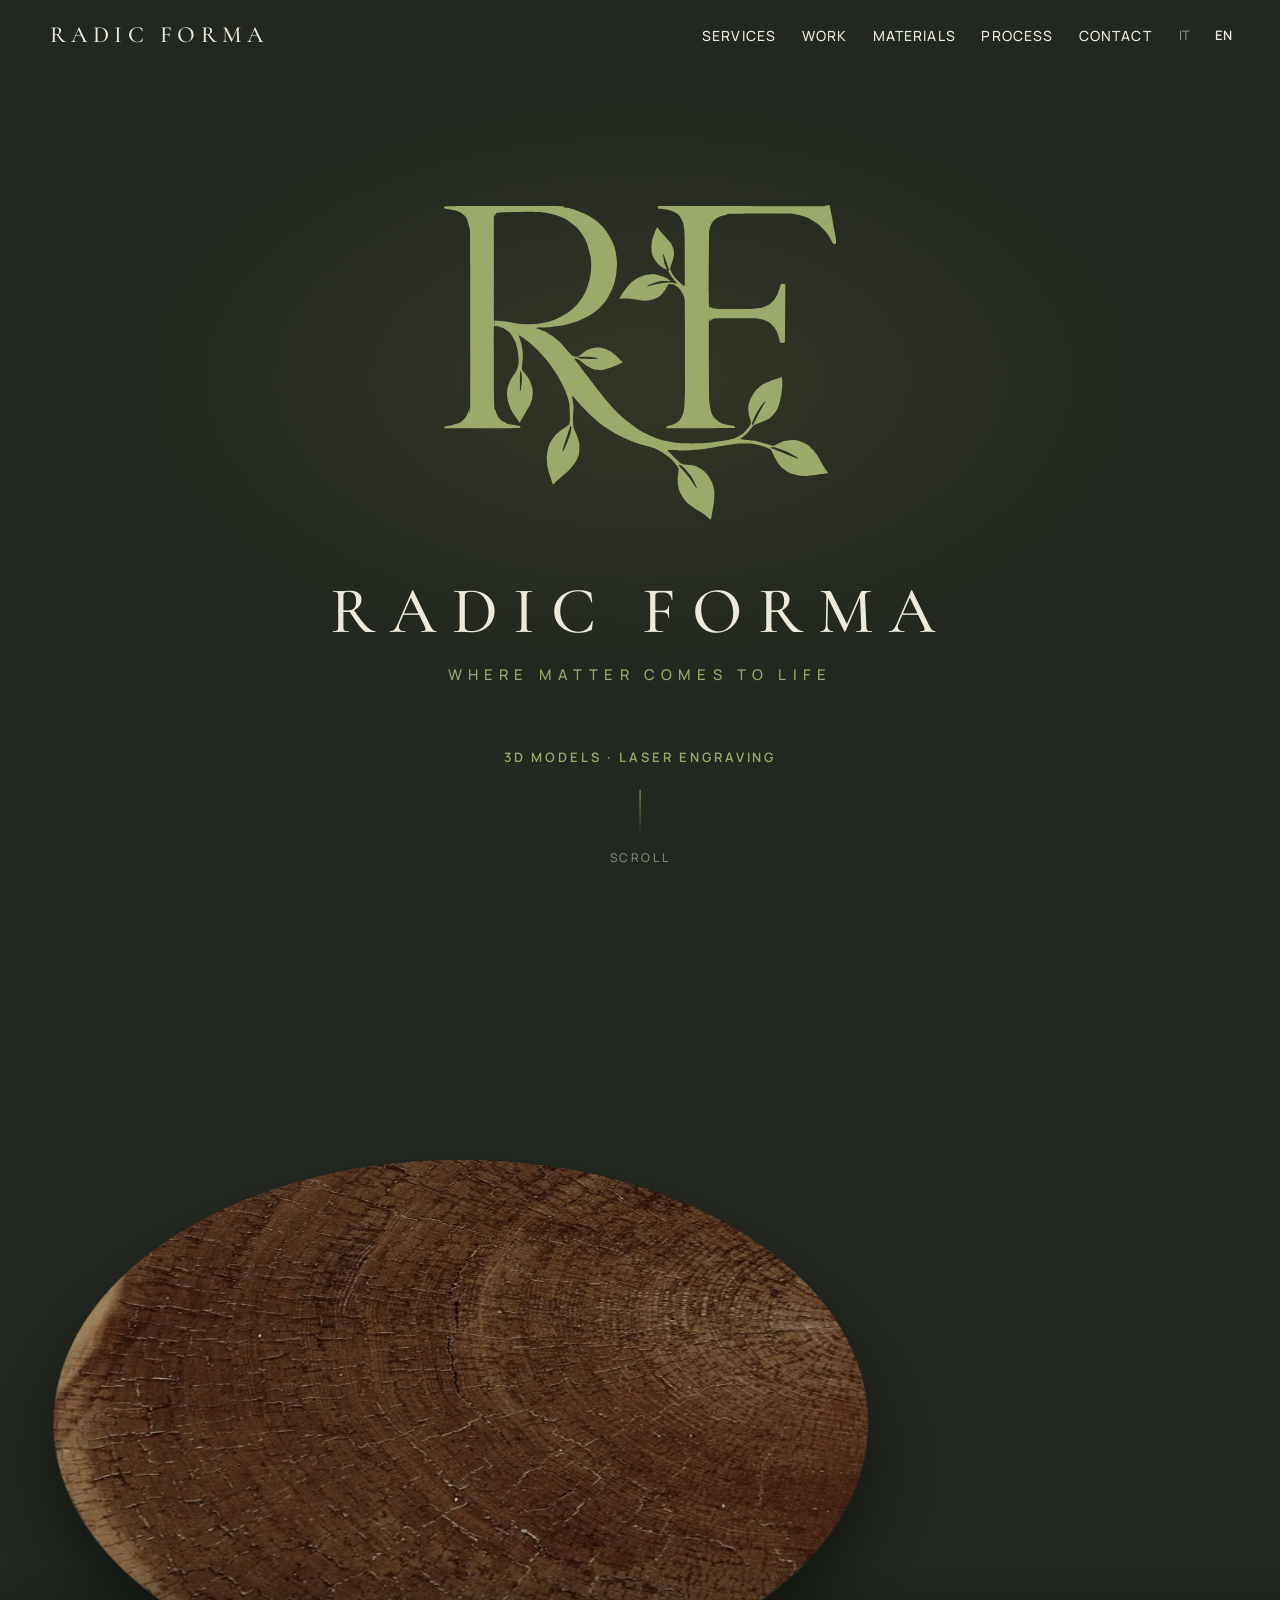
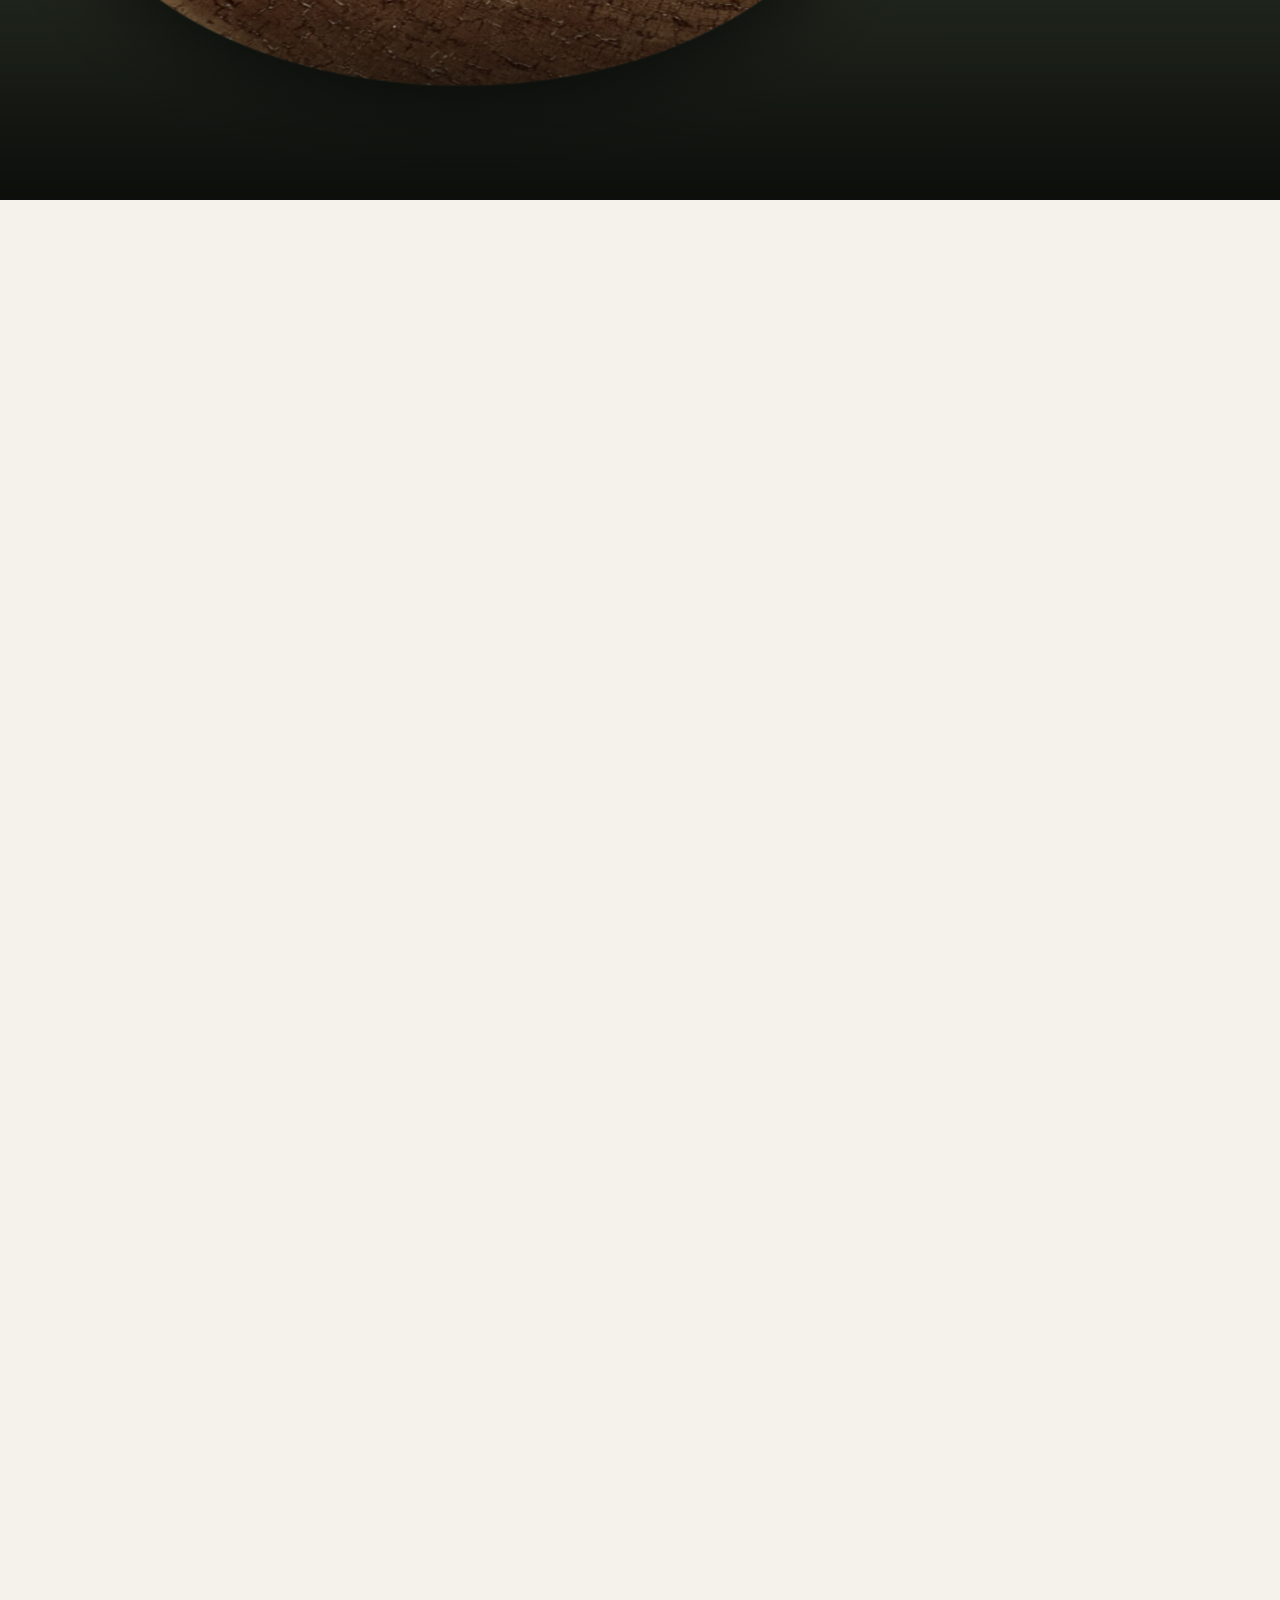
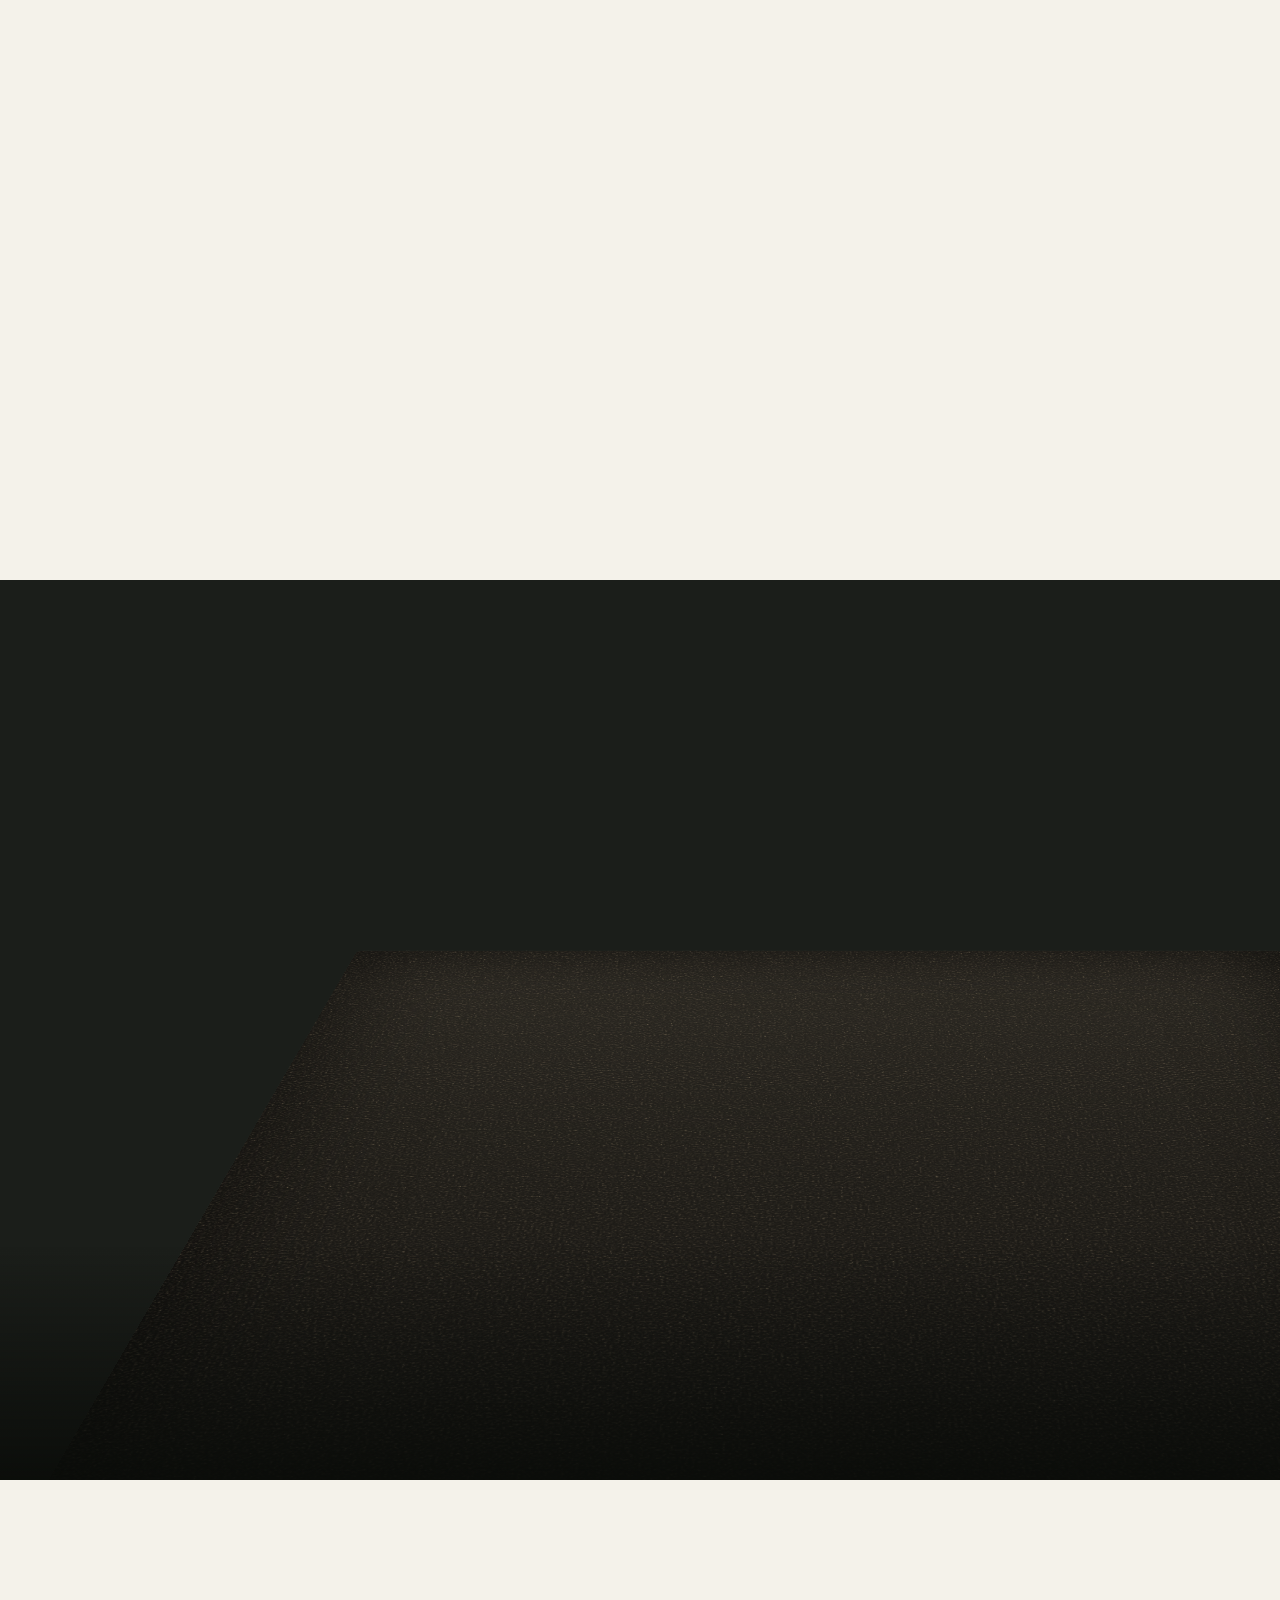
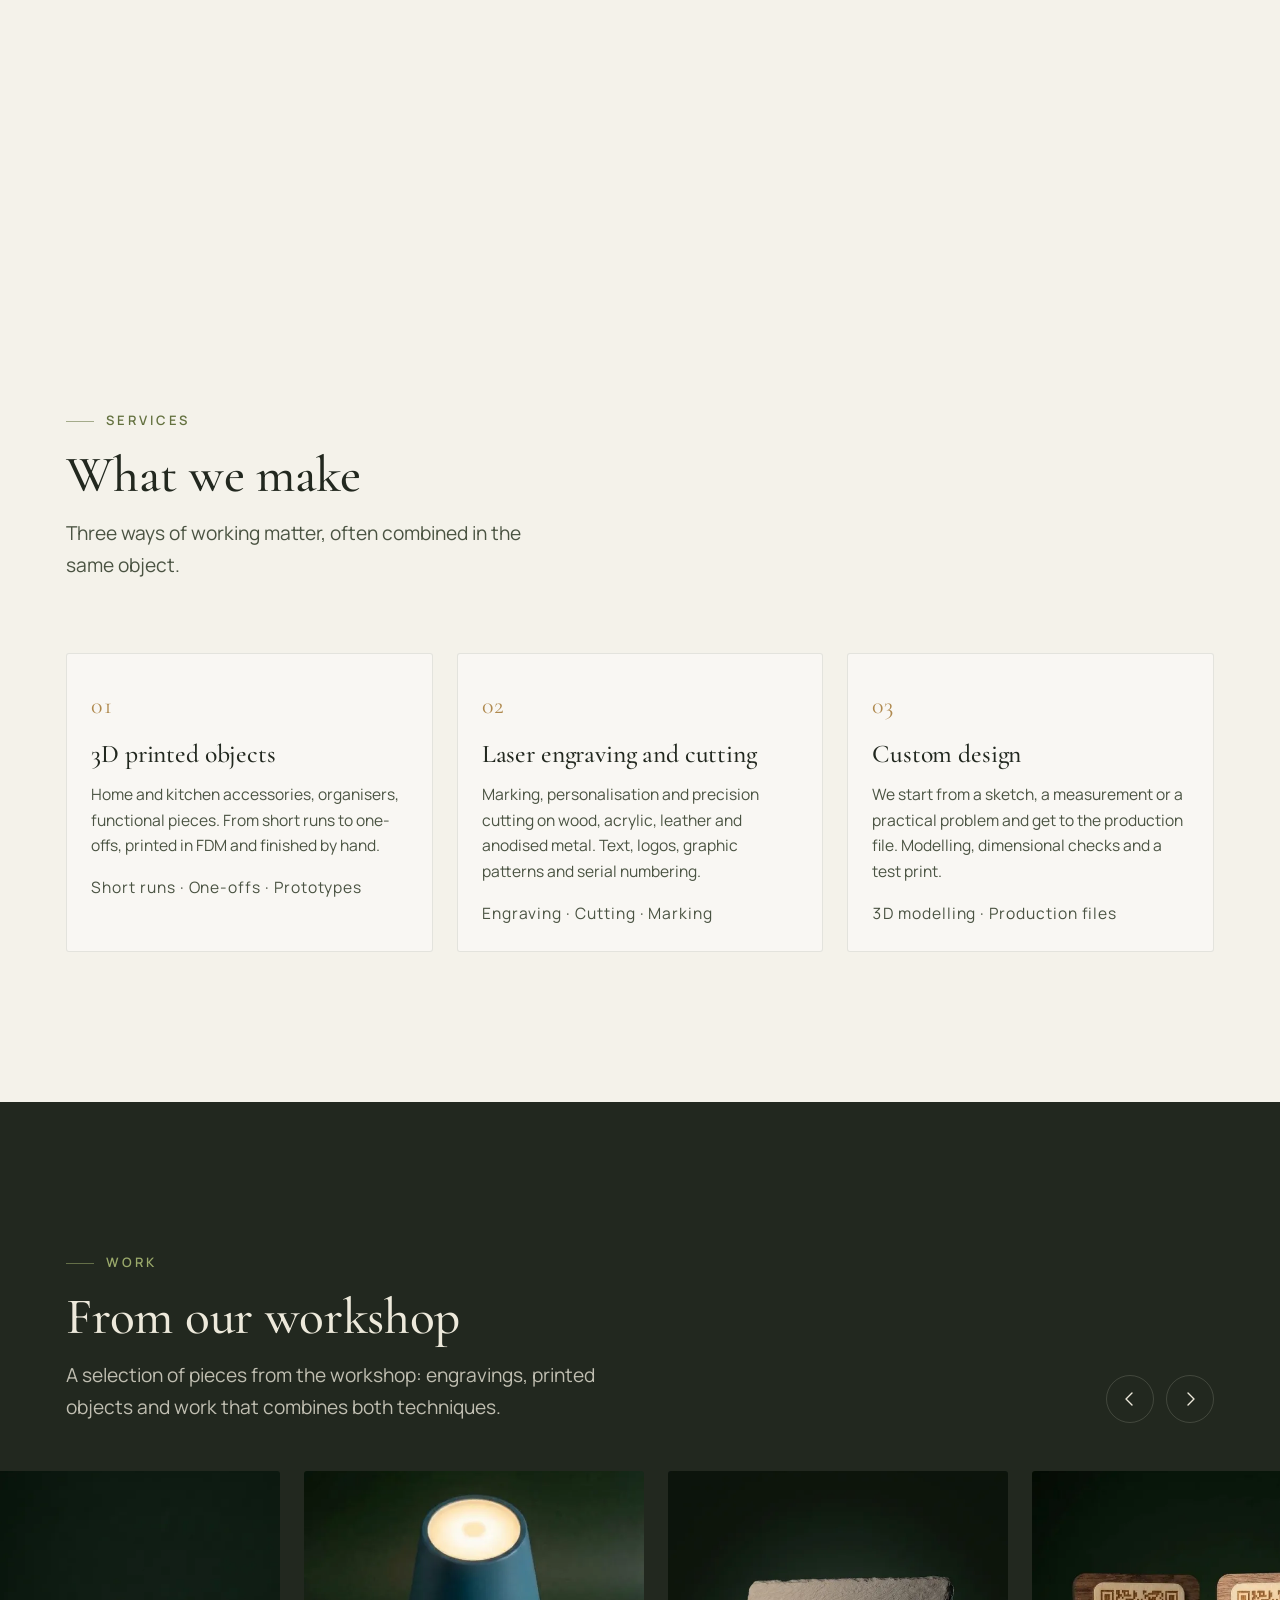
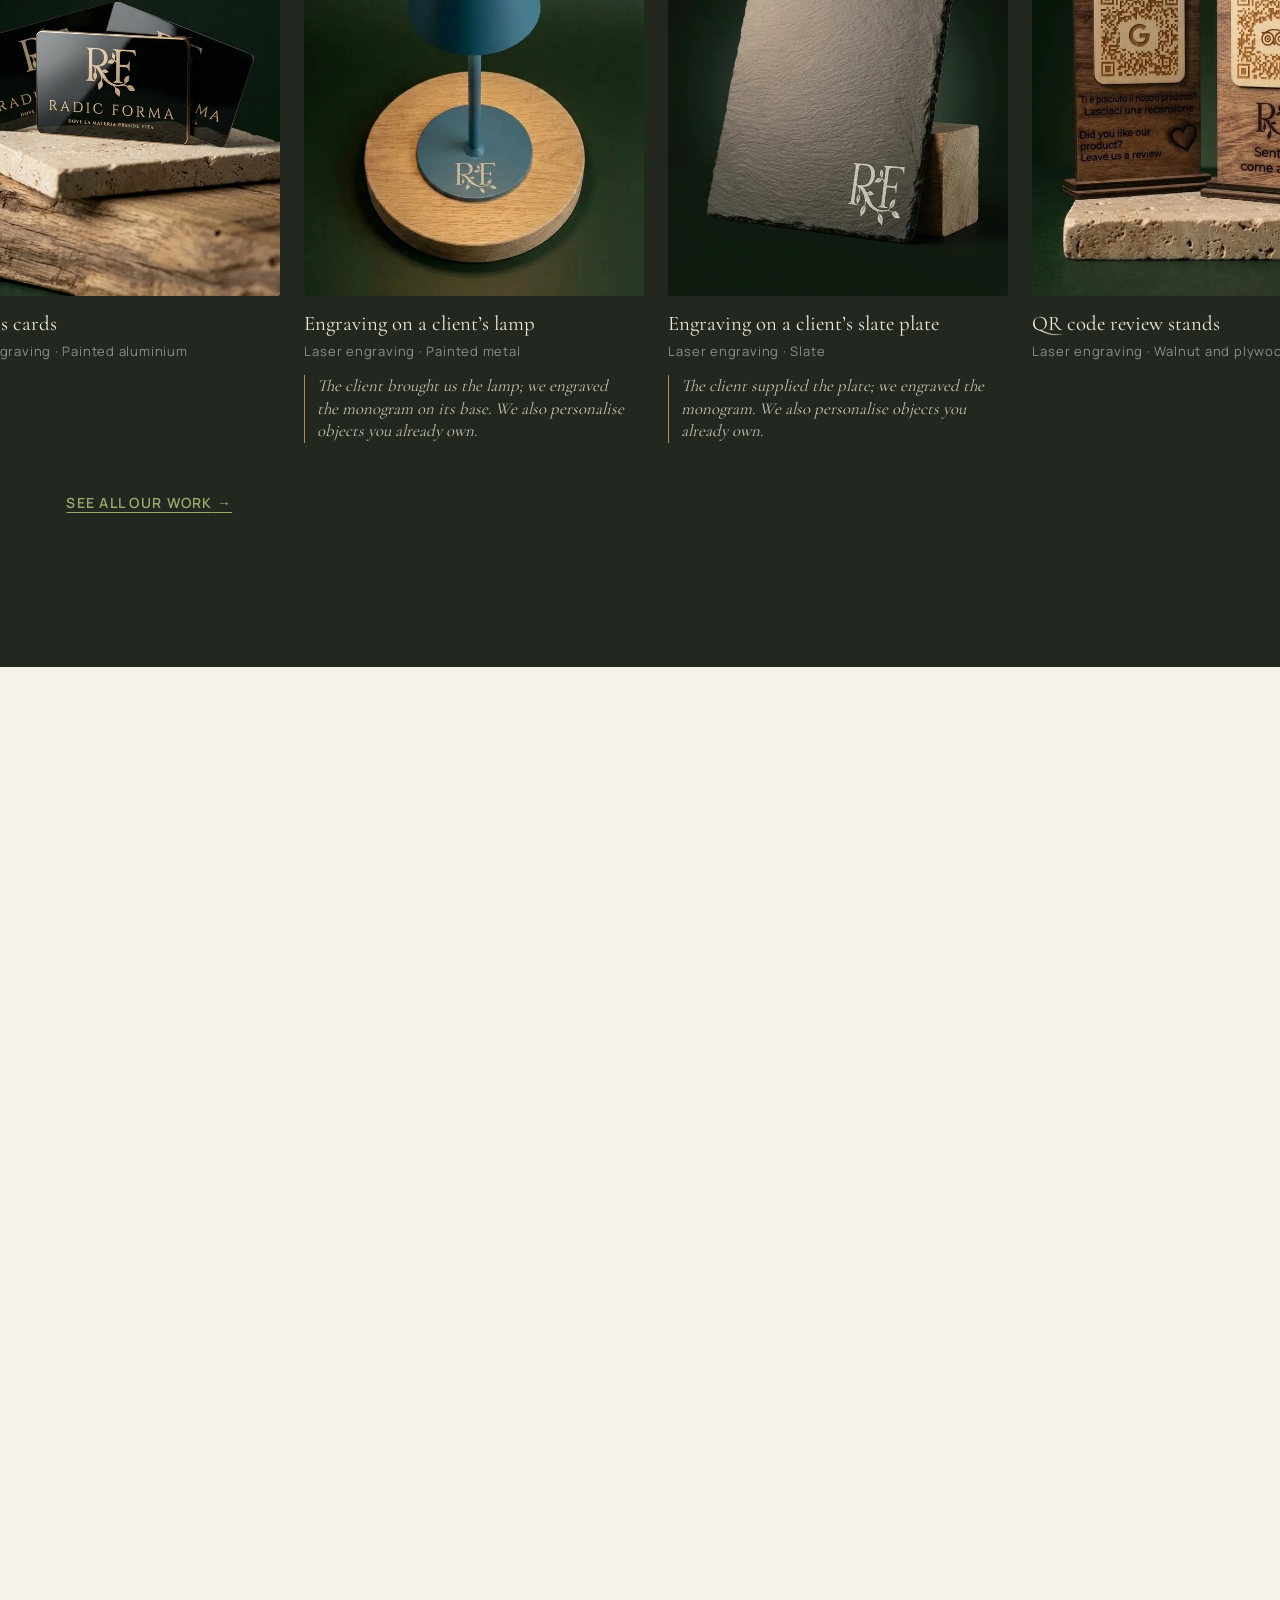
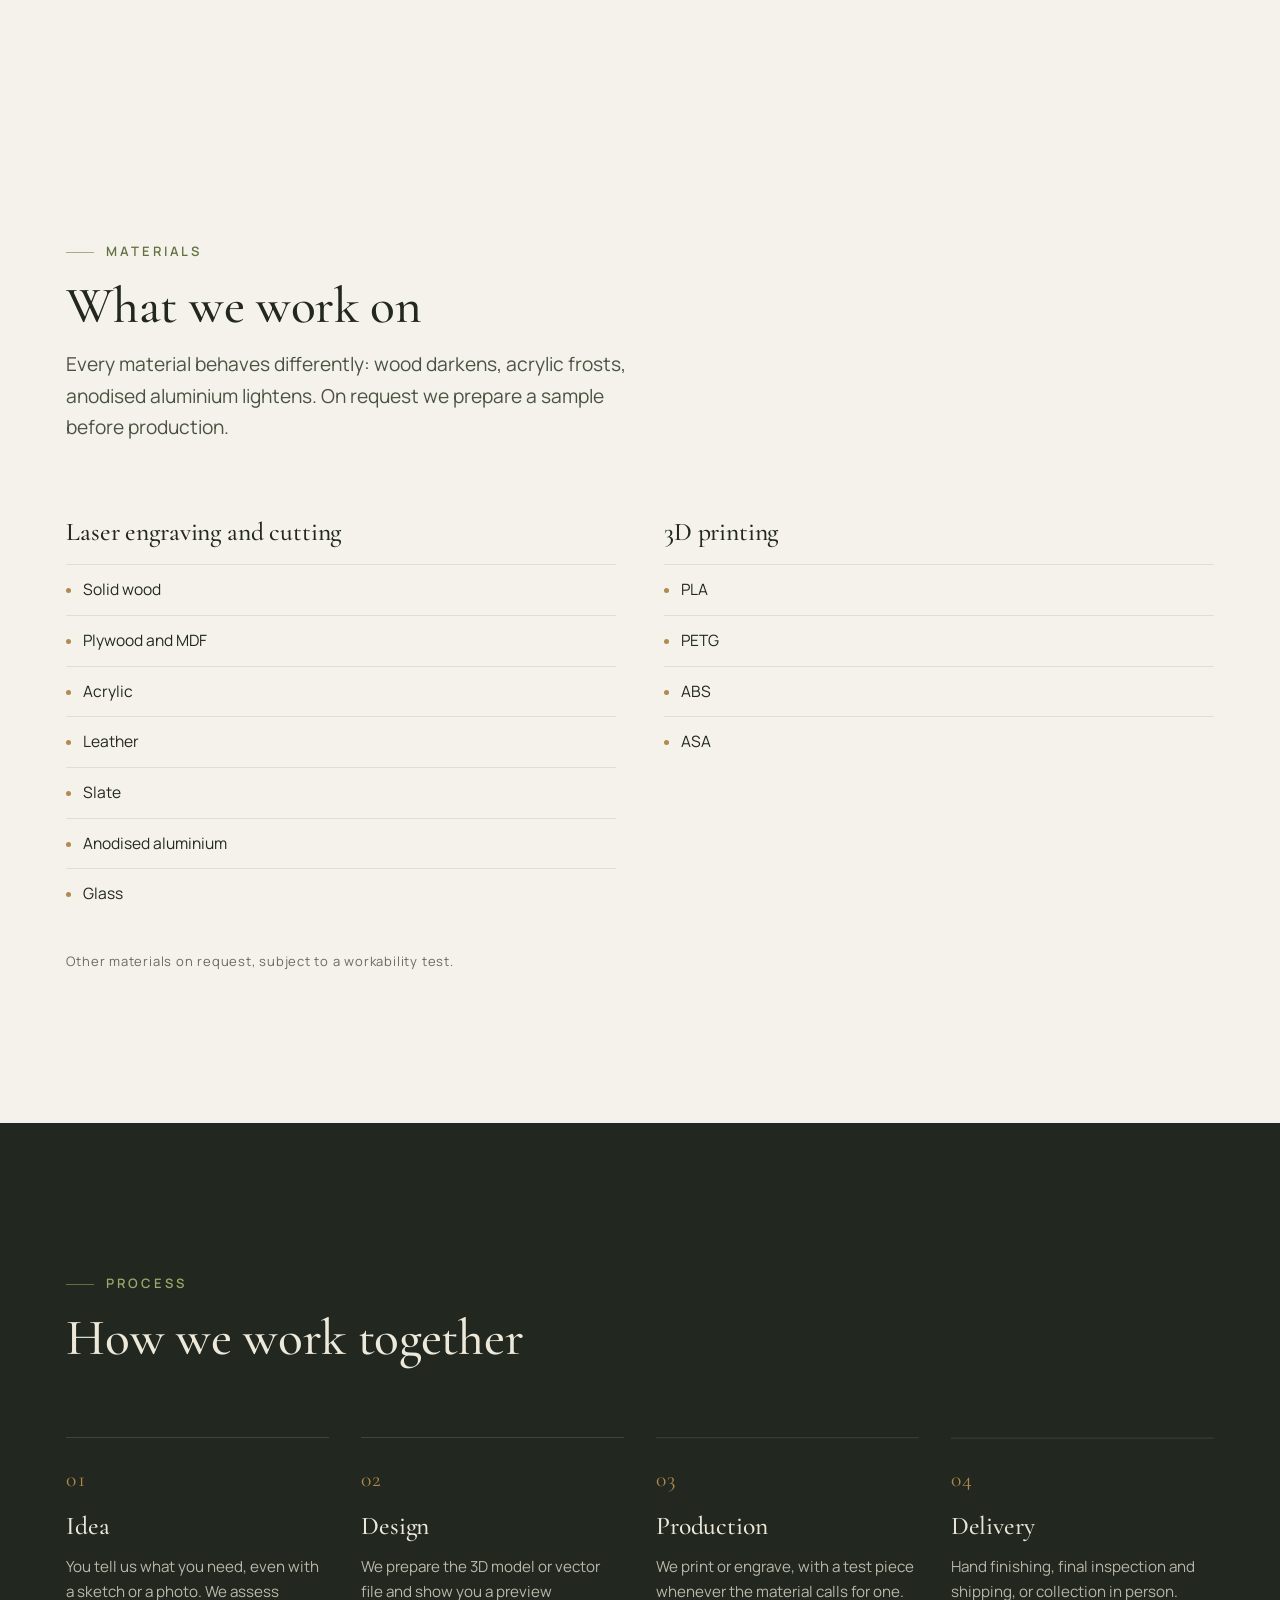
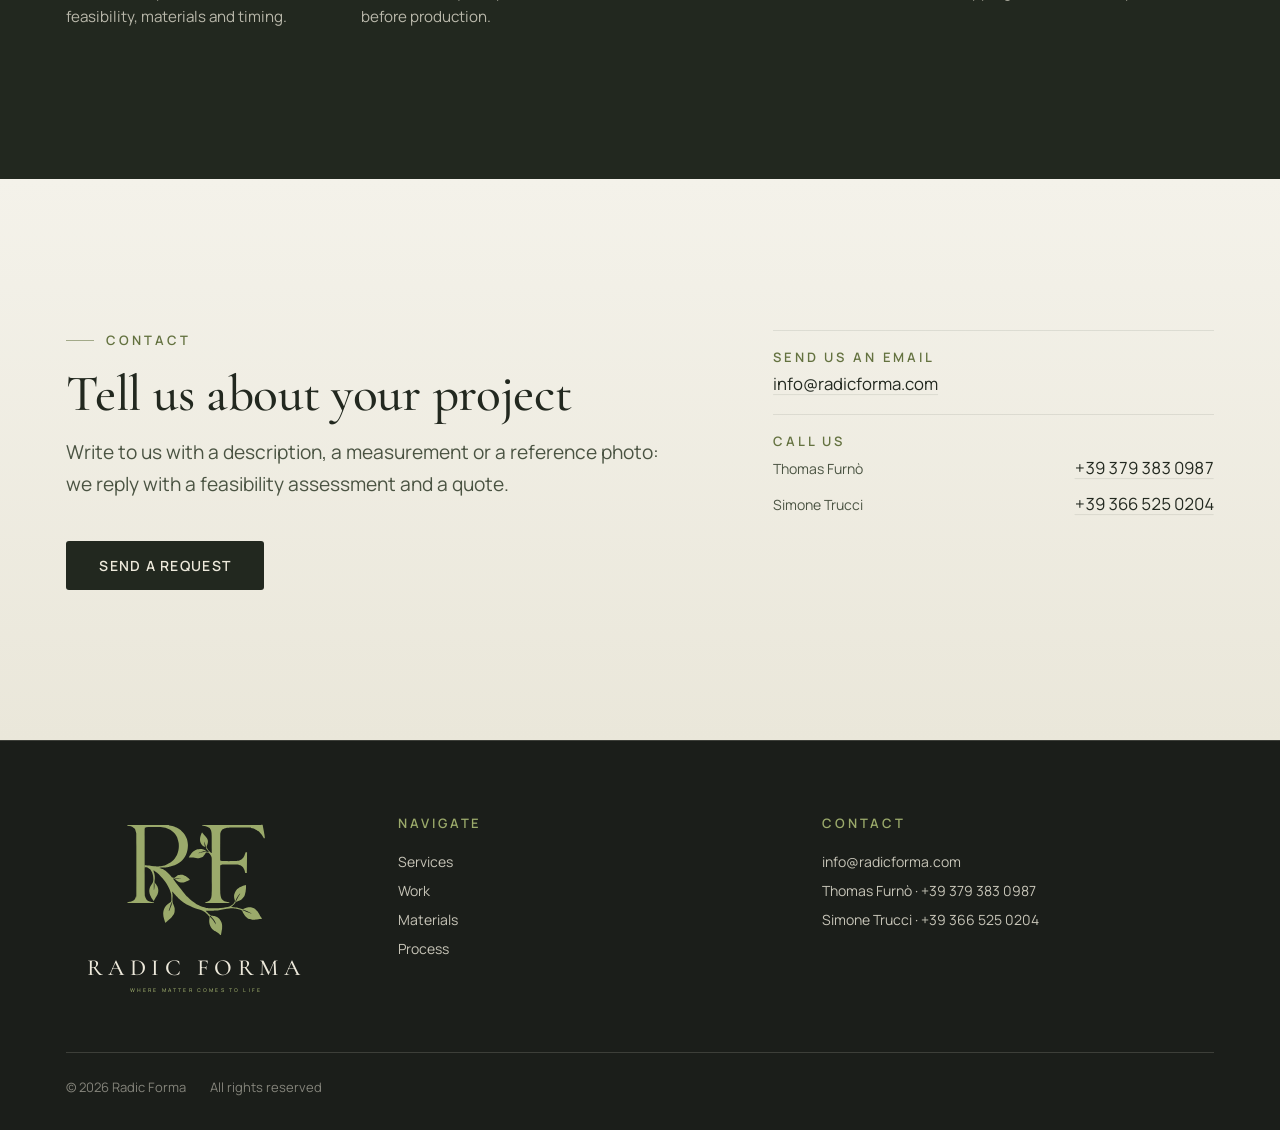
<file: index.html>
<!DOCTYPE html>
<html lang="it" data-versione="438ff43e">
<head>
<meta charset="utf-8">
<meta name="viewport" content="width=device-width, initial-scale=1">
<title data-i18n="meta.title">Radic Forma — Modelli 3D e incisioni laser</title>
<meta name="description" data-i18n-attr="content:meta.description" content="Radic Forma progetta e realizza oggetti in stampa 3D e incisioni laser su legno, acrilico, pelle e metallo. Dove la materia prende vita.">

<link rel="canonical" href="https://radicforma.com/">

<!-- Il sito e' una pagina sola con cambio lingua via JavaScript: i crawler
     indicizzano soprattutto la versione italiana. Limite noto, vedi README. -->
<link rel="alternate" hreflang="it" href="https://radicforma.com/">
<link rel="alternate" hreflang="en" href="https://radicforma.com/?lang=en">
<link rel="alternate" hreflang="x-default" href="https://radicforma.com/">

<meta name="theme-color" content="#22281F">
<link rel="icon" href="./favicon.svg" type="image/svg+xml">
<link rel="apple-touch-icon" href="./apple-touch-icon.png">

<meta property="og:type" content="website">
<meta property="og:site_name" content="Radic Forma">
<meta property="og:locale" content="it_IT">
<meta property="og:locale:alternate" content="en_GB">
<meta property="og:url" content="https://radicforma.com/">
<meta property="og:title" content="Radic Forma — Modelli 3D e incisioni laser">
<meta property="og:description" content="Oggetti in stampa 3D e incisioni laser su legno, acrilico, pelle e metallo. Dove la materia prende vita.">
<meta property="og:image" content="https://radicforma.com/assets/img/og-image.png">
<meta property="og:image:width" content="1200">
<meta property="og:image:height" content="630">
<meta property="og:image:alt" content="Il monogramma Radic Forma su fondo verde scuro">

<meta name="twitter:card" content="summary_large_image">
<meta name="twitter:title" content="Radic Forma — Modelli 3D e incisioni laser">
<meta name="twitter:description" content="Oggetti in stampa 3D e incisioni laser su legno, acrilico, pelle e metallo. Dove la materia prende vita.">
<meta name="twitter:image" content="https://radicforma.com/assets/img/og-image.png">

<link rel="preload" href="./assets/fonts/cormorant-garamond-latin-500.woff2" as="font" type="font/woff2" crossorigin>
<link rel="preload" href="./assets/fonts/manrope-latin-500.woff2" as="font" type="font/woff2" crossorigin>
<link rel="stylesheet" href="./assets/css/style.css?v=438ff43e">
<!-- Senza JavaScript non c'e' animazione a scorrimento: il contenuto deve
     restare tutto visibile, non a opacita' zero in attesa di qualcuno. -->
<noscript><style>
  [data-rivela],[data-passo],.materia{opacity:1!important;transform:none!important}
</style></noscript>
</head>

<body>

<a class="skip-link" href="#contenuto" data-i18n="a11y.skip">Vai al contenuto</a>

<!-- ==========================================================================
     Definizioni SVG condivise.
     Il monogramma è UN SOLO <path>, identico al file assets/brand/monogramma-light.svg.
     Viene richiamato ovunque con <use href="#rf-path"> — nel lockup, nella
     navbar, nel clip dell'incisione laser e nei 28 strati della stampa 3D —
     così i 21 KB del tracciato esistono una volta sola nel documento.
     ========================================================================== -->
<svg class="rf-defs" aria-hidden="true" focusable="false" width="0" height="0">
  <defs>
    <path id="rf-path" fill-rule="evenodd" d="M467.64 0.14C467.64 0.14 468.75 0.25 468.75 0.25C468.75 0.25 469.36 1.39 469.36 1.39C469.36 1.39 474.25 26.79 475.56 34.19C476.86 41.6 477.17 45.83 477.17 45.83C477.17 45.83 476.81 47.06 476.81 47.06C476.81 47.06 475.56 47.56 475.56 47.56C475.56 47.56 473.25 47.25 473.25 47.25C473.25 47.25 469.16 39.42 466.86 36.14C464.56 32.86 461.66 29.84 459.44 27.56C457.23 25.27 456.32 24.34 453.58 22.42C450.84 20.49 445.73 17.44 443 16C440.27 14.56 439.39 14.49 437.19 13.81C435 13.13 433.53 12.47 429.83 11.92C426.13 11.37 428.01 10.69 415 10.5C401.99 10.31 363.64 10.52 351.75 10.75C339.86 10.98 346.17 11.38 343.64 11.89C341.11 12.4 338.63 13.04 336.56 13.81C334.49 14.57 332.6 15.64 331.22 16.47C329.85 17.31 329.19 17.89 328.31 18.81C327.43 19.72 326.66 20.74 325.94 21.94C325.23 23.15 324.53 24.53 324.03 26.03C323.53 27.53 323.2 29.16 322.94 30.94C322.69 32.73 322.62 22.07 322.5 36.75C322.38 51.43 322.15 104.6 322.25 119C322.35 133.4 323.11 123.14 323.11 123.14C323.11 123.14 325.53 125.22 325.53 125.22C325.53 125.22 326.71 126.29 334.5 126.5C342.29 126.71 364.07 126.66 372.25 126.5C380.43 126.34 380.86 125.9 383.56 125.56C386.25 125.21 386.41 125.16 388.42 124.42C390.43 123.68 393.52 122.48 395.61 121.11C397.7 119.74 399.54 117.75 400.94 116.19C402.35 114.64 403.15 113.23 404.03 111.78C404.91 110.32 405.26 110.01 406.22 107.47C407.19 104.94 409.81 96.56 409.81 96.56C409.81 96.56 411.25 96 411.25 96C411.25 96 414.03 96.22 414.03 96.22C414.03 96.22 414.89 96.86 414.89 96.86C414.89 96.86 415.25 86.62 415.25 98.25C415.25 109.88 414.92 166.67 414.92 166.67C414.92 166.67 414.44 167.44 414.44 167.44C414.44 167.44 413.25 167.75 413.25 167.75C413.25 167.75 410 167.75 410 167.75C410 167.75 408.72 167.28 408.72 167.28C408.72 167.28 407.18 160.57 406.47 158.28C405.77 155.98 405.14 154.81 404.5 153.5C403.86 152.19 403.33 151.42 402.61 150.39C401.89 149.36 401.32 148.51 400.19 147.31C399.06 146.1 397.25 144.25 395.83 143.17C394.42 142.08 392.93 141.37 391.72 140.78C390.52 140.19 390.15 140.02 388.61 139.64C387.07 139.26 385.19 138.77 382.5 138.5C379.81 138.23 380.75 138.08 372.5 138C364.25 137.92 340.62 137.83 333 138C325.38 138.17 328.13 138.72 326.78 139.03C325.42 139.34 324.86 139.86 324.86 139.86C324.86 139.86 323.17 141.67 323.17 141.67C323.17 141.67 322.36 132.44 322.25 147.25C322.14 162.06 322.42 215.33 322.5 230.5C322.58 245.67 322.48 235.31 322.75 238.25C323.02 241.19 323.68 245.62 324.14 248.11C324.6 250.61 325.03 251.81 325.53 253.22C326.03 254.64 326.51 255.57 327.14 256.61C327.77 257.65 328.35 258.44 329.31 259.44C330.26 260.44 331.79 261.75 332.89 262.61C333.99 263.47 334.68 263.95 335.92 264.58C337.16 265.22 337.44 265.68 340.33 266.42C343.22 267.15 353.25 269 353.25 269C353.25 269 354.33 270.25 354.33 270.25C354.33 270.25 353.56 271.31 353.56 271.31C353.56 271.31 290.24 271.78 276.5 271.75C262.76 271.72 271.11 271.14 271.11 271.14C271.11 271.14 270.78 270.03 270.78 270.03C270.78 270.03 271.25 269 271.25 269C271.25 269 277.15 267.69 279.47 266.72C281.8 265.75 283.83 264.25 285.19 263.19C286.56 262.14 286.81 261.68 287.64 260.39C288.47 259.1 289.54 257.08 290.19 255.44C290.85 253.81 291.16 253.16 291.58 250.58C292.01 248.01 292.47 246.01 292.75 240C293.03 233.99 293.21 234.58 293.25 214.5C293.29 194.42 293.11 136.1 293 119.5C292.89 102.9 292.84 116.45 292.58 114.92C292.33 113.38 292.22 112.07 291.47 110.28C290.73 108.48 289.24 105.8 288.11 104.14C286.98 102.48 285.79 101.34 284.69 100.31C283.6 99.27 282.62 98.55 281.56 97.94C280.5 97.34 278.33 96.67 278.33 96.67C278.33 96.67 274.33 96.33 274.33 96.33C274.33 96.33 273.43 96.22 272.39 97.64C271.35 99.06 269.57 102.74 268.08 104.83C266.59 106.93 264.95 108.83 263.44 110.19C261.94 111.56 260.62 112.2 259.03 113.03C257.44 113.86 255.71 114.63 253.92 115.17C252.12 115.7 250.11 116.03 248.25 116.25C246.39 116.47 246.83 116.88 242.75 116.5C238.67 116.13 228.5 114.35 223.75 114C219 113.65 214.28 114.42 214.28 114.42C214.28 114.42 213.64 113.78 213.64 113.78C213.64 113.78 217.89 106.39 217.89 106.39C217.89 106.39 223.03 99.65 224.56 97.81C226.08 95.96 225.92 96.33 227.06 95.31C228.19 94.28 229.95 92.7 231.39 91.64C232.82 90.57 233.67 89.88 235.67 88.92C237.67 87.96 240.63 86.63 243.39 85.89C246.15 85.15 249.72 84.66 252.25 84.5C254.78 84.34 255.96 84.37 258.58 84.92C261.2 85.46 267.97 87.78 267.97 87.78C267.97 87.78 272.08 89.92 272.08 89.92C272.08 89.92 276.08 92.86 276.08 92.86C276.08 92.86 269.03 92.49 266.75 92.5C264.47 92.51 265.09 92.18 262.42 92.92C259.74 93.66 253.11 96.02 250.69 96.94C248.28 97.87 247.94 98.44 247.94 98.44C247.94 98.44 247.31 99 247.31 99C247.31 99 247.58 99.42 247.58 99.42C247.58 99.42 253.24 97.63 256.39 96.89C259.54 96.15 262.79 95.38 266.5 95C270.21 94.62 276.06 94.44 278.67 94.58C281.27 94.73 282.14 95.86 282.14 95.86C282.14 95.86 283.03 95.58 283.03 95.58C283.03 95.58 282.83 94.67 282.83 94.67C282.83 94.67 278.5 89.75 276.86 87.39C275.22 85.03 273.53 82.1 272.97 80.53C272.42 78.96 274.5 81.45 273.53 77.97C272.55 74.49 267.11 59.64 267.11 59.64C267.11 59.64 266.64 59.92 266.64 59.92C266.64 59.92 266.75 62.25 266.75 62.25C266.75 62.25 267.54 67.21 267.92 69.08C268.3 70.95 268.46 71.96 269.03 73.47C269.59 74.98 271.31 78.14 271.31 78.14C271.31 78.14 270.81 78.64 270.81 78.64C270.81 78.64 266.11 76.39 266.11 76.39C266.11 76.39 261.71 73.33 260.06 71.69C258.4 70.06 257.23 68.23 256.19 66.56C255.16 64.88 254.45 63.51 253.83 61.67C253.22 59.82 252.65 58.33 252.5 55.5C252.35 52.67 252.4 48.11 252.94 44.69C253.49 41.28 254.85 37.76 255.78 35.03C256.71 32.29 258.53 28.28 258.53 28.28C258.53 28.28 259.31 27.42 259.31 27.42C259.31 27.42 260.06 27.69 260.06 27.69C260.06 27.69 262.8 31.5 265.31 34.44C267.81 37.39 272.92 42.5 275.11 45.39C277.31 48.28 277.73 50.06 278.47 51.78C279.22 53.49 279.37 54.17 279.58 55.67C279.8 57.16 279.91 58.96 279.75 60.75C279.59 62.54 279.36 63.82 278.64 66.39C277.92 68.96 275.89 73.94 275.42 76.17C274.94 78.39 275.2 78.19 275.78 79.72C276.35 81.26 277.77 83.69 278.86 85.39C279.95 87.09 280.22 87.78 282.31 89.94C284.39 92.11 291.39 98.36 291.39 98.36C291.39 98.36 292.19 98.58 292.19 98.58C292.19 98.58 292.64 98.14 292.64 98.14C292.64 98.14 292.98 102.77 293 92.75C293.02 82.73 293 49.25 292.75 38C292.5 26.75 291.91 28.09 291.53 25.22C291.14 22.36 291.14 22.57 290.44 20.81C289.75 19.04 288.19 16.06 287.36 14.64C286.53 13.22 286.29 13.09 285.44 12.31C284.6 11.52 284.07 10.88 282.31 9.94C280.54 9 277.04 7.42 274.83 6.67C272.63 5.91 271.4 5.77 269.08 5.42C266.77 5.06 260.94 4.56 260.94 4.56C260.94 4.56 260.08 3.42 260.08 3.42C260.08 3.42 260.36 2.11 260.36 2.11C260.36 2.11 261.28 1.69 261.28 1.69C261.28 1.69 251.42 1.49 282.5 1.5C313.58 1.51 417.75 1.79 447.75 1.75C477.75 1.71 459.19 1.52 462.5 1.25C465.81 0.98 467.64 0.14 467.64 0.14ZM1.33 1.64C1.33 1.64 105.88 1.29 130 1.5C154.13 1.71 141.77 2.31 146.08 2.92C150.4 3.52 153.24 4.43 155.89 5.11C158.54 5.8 158.94 5.85 161.97 7.03C165 8.2 170.68 10.49 174.08 12.17C177.49 13.85 180.16 15.63 182.39 17.11C184.62 18.59 185.72 19.53 187.44 21.06C189.17 22.58 190.78 24.06 192.72 26.28C194.67 28.5 196.98 31.06 199.11 34.39C201.25 37.71 203.95 42.68 205.53 46.22C207.11 49.77 207.75 51.79 208.58 55.67C209.41 59.55 210.32 64.88 210.5 69.5C210.68 74.12 210.16 79.24 209.64 83.39C209.12 87.54 208.08 91.58 207.39 94.39C206.69 97.19 206.29 98.12 205.47 100.22C204.66 102.32 203.68 104.64 202.5 107C201.32 109.36 200.19 111.73 198.39 114.39C196.59 117.05 194.28 120.24 191.69 122.94C189.11 125.65 185.7 128.5 182.89 130.64C180.07 132.78 177.88 134.13 174.81 135.81C171.74 137.49 168.21 139.25 164.47 140.72C160.73 142.19 155.8 143.63 152.36 144.61C148.92 145.59 147.94 145.89 143.83 146.58C139.73 147.27 127.75 148.75 127.75 148.75C127.75 148.75 114.5 149.25 114.5 149.25C114.5 149.25 112.03 150.06 112.03 150.06C112.03 150.06 123 154 123 154C123 154 133.58 160.42 133.58 160.42C133.58 160.42 141.86 167.64 141.86 167.64C141.86 167.64 154.81 182.19 154.81 182.19C154.81 182.19 156.24 183.3 157.31 183.69C158.37 184.09 160.04 184.55 161.19 184.56C162.35 184.56 162.44 184.83 164.22 183.72C166.01 182.62 169.62 179.37 171.92 177.92C174.22 176.47 175.97 175.72 178.03 175.03C180.08 174.33 182.21 173.96 184.25 173.75C186.29 173.54 188.21 173.5 190.25 173.75C192.29 174 196.5 175.25 196.5 175.25C196.5 175.25 202.61 178.14 202.61 178.14C202.61 178.14 210.69 184.56 210.69 184.56C210.69 184.56 216.69 190.56 216.69 190.56C216.69 190.56 217.14 191.5 217.14 191.5C217.14 191.5 216.83 192.08 216.83 192.08C216.83 192.08 201.72 198.47 201.72 198.47C201.72 198.47 194.33 200.58 194.33 200.58C194.33 200.58 192.07 201 190.5 201C188.93 201 186.58 200.88 184.92 200.58C183.25 200.29 180.5 199.25 180.5 199.25C180.5 199.25 172.14 194.61 172.14 194.61C172.14 194.61 164.83 188.67 164.83 188.67C164.83 188.67 160.11 186.64 160.11 186.64C160.11 186.64 159 186.75 159 186.75C159 186.75 158.75 187.56 158.75 187.56C158.75 187.56 180.37 216.02 187.42 225.08C194.47 234.15 197.67 237.92 201.06 241.94C204.44 245.97 205.29 246.71 207.75 249.25C210.21 251.79 212.54 254.3 215.81 257.19C219.07 260.09 223.81 263.94 227.36 266.64C230.91 269.34 234.31 271.56 237.11 273.39C239.91 275.21 241.1 276.03 244.17 277.58C247.24 279.14 252.38 281.41 255.53 282.72C258.68 284.03 260.32 284.63 263.06 285.44C265.79 286.25 268.05 286.87 271.92 287.58C275.78 288.3 279.9 289.35 286.25 289.75C292.6 290.15 303.54 290.13 310 290C316.46 289.88 319.69 289.57 325 289C330.31 288.43 336.96 287.5 341.83 286.58C346.71 285.67 351.09 284.55 354.25 283.5C357.41 282.45 360.81 280.31 360.81 280.31C360.81 280.31 365.17 276.92 365.17 276.92C365.17 276.92 369.58 272.08 369.58 272.08C369.58 272.08 371.95 268.76 372.53 267.28C373.11 265.8 373.32 265.19 373.06 263.19C372.79 261.2 371.34 257.2 370.92 255.33C370.49 253.47 370.61 253.31 370.5 252C370.39 250.69 370.19 249.15 370.25 247.5C370.31 245.85 370.28 244.32 370.86 242.11C371.44 239.9 372.49 236.78 373.75 234.25C375.01 231.72 377.12 228.74 378.42 226.92C379.72 225.09 381.56 223.31 381.56 223.31C381.56 223.31 388.92 217.67 388.92 217.67C388.92 217.67 399.78 213.03 399.78 213.03C399.78 213.03 409.75 209.5 409.75 209.5C409.75 209.5 410.94 209.56 410.94 209.56C410.94 209.56 411.5 211.5 411.5 211.5C411.5 211.5 411.5 221.25 411.5 221.25C411.5 221.25 410.33 231.58 410.33 231.58C410.33 231.58 408.56 240.19 407.44 243.44C406.33 246.7 405.26 248.72 403.64 251.14C402.01 253.56 399.46 256.25 397.69 257.94C395.93 259.64 396.4 259.69 393.06 261.31C389.71 262.92 380.56 266.27 377.64 267.64C374.72 269.01 375.53 269.53 375.53 269.53C375.53 269.53 369.69 276.94 369.69 276.94C369.69 276.94 365.19 281.19 365.19 281.19C365.19 281.19 361.22 283.97 361.22 283.97C361.22 283.97 360.75 285.11 360.75 285.11C360.75 285.11 379.86 287.14 379.86 287.14C379.86 287.14 395.52 291.86 399.25 292.75C402.98 293.64 400.43 293.13 402.22 292.47C404.02 291.81 407.75 289.7 410.03 288.78C412.31 287.85 413.38 287.38 415.92 286.92C418.45 286.45 422.68 286 425.25 286C427.82 286 429.75 286.58 431.33 286.92C432.91 287.25 433.43 287.53 434.72 288.03C436.01 288.53 437.56 289.11 439.08 289.92C440.61 290.73 443.86 292.89 443.86 292.89C443.86 292.89 450.19 299.31 450.19 299.31C450.19 299.31 454.58 305.17 454.58 305.17C454.58 305.17 461.92 318.08 461.92 318.08C461.92 318.08 467.08 325.42 467.08 325.42C467.08 325.42 467.08 326.39 467.08 326.39C467.08 326.39 441.25 329.75 441.25 329.75C441.25 329.75 432.44 329.31 432.44 329.31C432.44 329.31 423.75 327.25 423.75 327.25C423.75 327.25 419.86 325.6 418.42 324.83C416.98 324.06 416.75 323.95 415.11 322.64C413.47 321.32 410.59 319.37 408.56 316.94C406.52 314.52 404.58 311.04 402.92 308.08C401.25 305.13 399.57 301.01 398.56 299.19C397.54 297.38 397.88 297.87 396.83 297.17C395.78 296.47 394.08 295.71 392.25 295C390.42 294.29 388.13 293.54 385.86 292.89C383.59 292.24 381.07 291.55 378.64 291.11C376.2 290.67 375.48 290.31 371.25 290.25C367.02 290.19 362.12 289.7 353.25 290.75C344.38 291.8 325.86 295.36 318.03 296.53C310.19 297.69 310.92 297.38 306.25 297.75C301.58 298.12 290 298.75 290 298.75C290 298.75 272.61 298.11 272.61 298.11C272.61 298.11 272.19 298.67 272.19 298.67C272.19 298.67 272.69 299.56 272.69 299.56C272.69 299.56 287.92 314.33 287.92 314.33C287.92 314.33 291.36 315.64 291.36 315.64C291.36 315.64 299.76 316.28 302.33 316.67C304.9 317.06 305.56 317.52 306.78 317.97C307.99 318.43 308.04 318.46 309.61 319.39C311.18 320.32 314.19 321.85 316.19 323.56C318.2 325.26 319.92 327.12 321.64 329.61C323.36 332.1 325.38 335.95 326.5 338.5C327.62 341.05 327.94 342.97 328.36 344.89C328.78 346.81 329 350 329 350C329 350 328.75 360.5 328.75 360.5C328.75 360.5 325.36 380.86 325.36 380.86C325.36 380.86 324.67 382.67 324.67 382.67C324.67 382.67 323.83 382.67 323.83 382.67C323.83 382.67 316.11 375.89 316.11 375.89C316.11 375.89 304.11 368.64 304.11 368.64C304.11 368.64 297.56 363.94 297.56 363.94C297.56 363.94 294.54 360.92 293.31 359.44C292.07 357.97 291.23 356.9 290.14 355.11C289.05 353.32 287.64 350.98 286.78 348.72C285.91 346.46 285.37 343.97 284.94 341.56C284.52 339.14 284.2 337.34 284.25 334.25C284.3 331.16 285.17 325.5 285.25 323C285.33 320.5 285.52 320.85 284.72 319.28C283.92 317.7 282.16 315.51 280.44 313.56C278.73 311.6 276.83 309.58 274.44 307.56C272.06 305.53 268.56 303.02 266.11 301.39C263.66 299.76 261.55 298.7 259.72 297.78C257.9 296.85 257.87 296.72 255.17 295.83C252.47 294.95 248.3 294.03 243.53 292.47C238.75 290.91 232.09 288.75 226.53 286.47C220.97 284.2 214.65 281.14 210.17 278.83C205.68 276.53 203.19 274.97 199.61 272.64C196.03 270.31 191.97 267.41 188.67 264.83C185.37 262.26 183.16 260.38 179.81 257.19C176.45 254 168.56 245.69 168.56 245.69C168.56 245.69 156.42 232 156.42 232C156.42 232 156.03 232.72 156.03 232.72C156.03 232.72 157.75 245.5 157.75 245.5C157.75 245.5 157 259.25 157 259.25C157 259.25 157.25 267 157.25 267C157.25 267 157.2 269.09 158.08 271.67C158.96 274.25 161.49 279.6 162.53 282.47C163.57 285.35 163.96 287.29 164.33 288.92C164.7 290.55 164.75 290.05 164.75 292.25C164.75 294.45 164.71 299.54 164.36 302.11C164.01 304.68 163.3 306 162.67 307.67C162.04 309.33 160.58 312.08 160.58 312.08C160.58 312.08 154.94 319.69 154.94 319.69C154.94 319.69 149.69 324.94 149.69 324.94C149.69 324.94 136.25 336.75 136.25 336.75C136.25 336.75 133.56 339.81 133.56 339.81C133.56 339.81 132.44 340.06 132.44 340.06C132.44 340.06 128.03 326.72 128.03 326.72C128.03 326.72 125.89 318.36 125.89 318.36C125.89 318.36 125 308.5 125 308.5C125 308.5 125.29 302.7 125.92 299.67C126.55 296.63 127.53 293.11 128.78 290.28C130.03 287.44 131.83 284.83 133.42 282.67C135 280.5 135.35 279.77 138.31 277.31C141.26 274.84 148.78 269.78 151.14 267.89C153.5 266 152.12 267.33 152.47 265.97C152.82 264.62 153.2 263.33 153.25 259.75C153.3 256.17 153.02 248.11 152.75 244.5C152.48 240.89 152.35 240.81 151.64 238.11C150.93 235.41 149.51 231.07 148.47 228.28C147.44 225.48 147.11 224.72 145.42 221.33C143.72 217.94 140.73 212.06 138.31 207.94C135.88 203.83 133.34 200.12 130.86 196.64C128.38 193.16 126.43 190.57 123.44 187.06C120.46 183.54 116.36 179.01 112.94 175.56C109.53 172.1 102.94 166.31 102.94 166.31C102.94 166.31 92.64 159.11 92.64 159.11C92.64 159.11 91.42 158.92 91.42 158.92C91.42 158.92 91.19 159.56 91.19 159.56C91.19 159.56 94.39 169.36 94.39 169.36C94.39 169.36 95.75 177.75 95.75 177.75C95.75 177.75 96.15 182.1 96 185.75C95.85 189.4 94.85 196.98 94.83 199.67C94.81 202.35 94.75 200.29 95.89 201.86C97.02 203.44 100.2 207.09 101.64 209.11C103.07 211.13 103.67 212.29 104.5 214C105.33 215.71 106.03 217.26 106.61 219.39C107.19 221.51 107.88 224.05 108 226.75C108.13 229.45 107.36 235.61 107.36 235.61C107.36 235.61 105.25 242.5 105.25 242.5C105.25 242.5 92.83 264.08 92.83 264.08C92.83 264.08 92.25 264.53 92.25 264.53C92.25 264.53 91.75 264.25 91.75 264.25C91.75 264.25 83.92 253.08 83.92 253.08C83.92 253.08 80.28 245.97 80.28 245.97C80.28 245.97 77.89 238.86 77.89 238.86C77.89 238.86 76.88 233.62 76.75 231.25C76.63 228.88 76.71 227.05 77.14 224.64C77.56 222.23 78.51 219.01 79.31 216.81C80.1 214.6 80.54 213.7 81.92 211.42C83.3 209.13 86.26 205.38 87.58 203.08C88.91 200.78 89.33 199.42 89.86 197.61C90.39 195.81 90.6 194.06 90.75 192.25C90.9 190.44 90.94 189.39 90.75 186.75C90.56 184.11 90.29 179.83 89.58 176.42C88.88 173 87.76 169.32 86.5 166.25C85.24 163.18 83.2 159.92 82.03 157.97C80.85 156.02 79.44 154.56 79.44 154.56C79.44 154.56 73.31 150.19 73.31 150.19C73.31 150.19 66.36 147.89 66.36 147.89C66.36 147.89 61.89 147.39 61.89 147.39C61.89 147.39 61 148 61 148C61 148 60.75 149 60.75 149C60.75 149 60.65 220.19 61 237C61.35 253.81 62.36 247.1 62.86 249.89C63.37 252.68 63.47 252.36 64.03 253.72C64.58 255.08 65.61 257.02 66.19 258.06C66.78 259.09 66.77 259.14 67.56 259.94C68.34 260.75 69.52 261.94 70.89 262.86C72.25 263.79 74.25 264.83 75.75 265.5C77.25 266.17 79.89 266.86 79.89 266.86C79.89 266.86 92.36 268.89 92.36 268.89C92.36 268.89 93.11 269.64 93.11 269.64C93.11 269.64 93 270.75 93 270.75C93 270.75 91.25 271.5 91.25 271.5C91.25 271.5 86.42 271.71 71.5 271.75C56.58 271.79 1.75 271.75 1.75 271.75C1.75 271.75 0.61 271.39 0.61 271.39C0.61 271.39 0.31 270.31 0.31 270.31C0.31 270.31 0.92 269.42 0.92 269.42C0.92 269.42 11.14 267.64 11.14 267.64C11.14 267.64 17.47 265.72 17.47 265.72C17.47 265.72 20.3 264.3 21.58 263.33C22.87 262.37 24.19 261.07 25.19 259.94C26.19 258.82 26.83 257.96 27.58 256.58C28.33 255.21 29.16 253.24 29.69 251.69C30.23 250.15 30.42 249.59 30.81 247.31C31.19 245.02 31.8 266.97 32 238C32.2 209.03 32.04 107.54 32 73.5C31.96 39.46 31.86 41.14 31.75 33.75C31.64 26.36 31.87 31.67 31.33 29.17C30.8 26.66 29.27 21.02 28.53 18.72C27.78 16.43 27.63 16.5 26.86 15.39C26.1 14.28 25.16 13.13 23.94 12.06C22.73 10.98 19.58 8.92 19.58 8.92C19.58 8.92 15.22 7.03 15.22 7.03C15.22 7.03 0.97 4.53 0.97 4.53C0.97 4.53 0.25 3.75 0.25 3.75C0.25 3.75 0.17 2.81 0.17 2.81C0.17 2.81 1.33 1.64 1.33 1.64ZM93.83 8.58C86.6 8.69 72.46 8.71 67.36 9.11C62.26 9.51 64.16 10.41 63.25 11C62.34 11.59 62.27 11.98 61.92 12.67C61.56 13.35 61.31 14.31 61.11 15.11C60.92 15.92 60.79 -3.21 60.75 17.5C60.71 38.21 60.75 118.92 60.89 139.36C61.03 159.81 61.58 140.17 61.58 140.17C61.58 140.17 60.4 140.23 62.94 140.56C65.49 140.88 71.77 141.44 76.86 142.14C81.95 142.84 88.27 144.27 93.5 144.75C98.73 145.23 103.06 145.36 108.25 145C113.44 144.64 120.38 143.46 124.61 142.61C128.85 141.76 131.27 140.73 133.67 139.92C136.06 139.1 136.02 139.27 138.97 137.72C141.93 136.18 148.09 132.84 151.39 130.64C154.69 128.44 156.95 126.12 158.75 124.5C160.55 122.88 160.88 122.5 162.19 120.94C163.51 119.38 165.2 117.24 166.64 115.14C168.08 113.04 169.69 110.4 170.83 108.33C171.98 106.27 172.37 106.04 173.5 102.75C174.63 99.46 176.69 92.78 177.61 88.61C178.53 84.44 178.77 80.89 179 77.75C179.23 74.61 179.11 72.22 179 69.75C178.89 67.28 179.09 66.45 178.33 62.92C177.58 59.38 175.44 51.76 174.47 48.53C173.5 45.29 173.31 45.23 172.5 43.5C171.69 41.77 170.65 39.93 169.58 38.17C168.51 36.4 167.46 34.75 166.08 32.92C164.7 31.09 163.51 29.28 161.31 27.19C159.1 25.11 155.54 22.25 152.86 20.39C150.19 18.52 148.62 17.51 145.25 16C141.88 14.49 136.62 12.47 132.67 11.33C128.72 10.2 125.21 9.67 121.56 9.19C117.9 8.72 115.37 8.6 110.75 8.5C106.13 8.4 101.06 8.48 93.83 8.58ZM163.06 184.92C163.06 184.92 162.72 185.58 162.72 185.58C162.72 185.58 163.44 186.31 163.44 186.31C163.44 186.31 164.19 186.82 168.25 187C172.31 187.18 187.81 187.36 187.81 187.36C187.81 187.36 184.83 185.92 184.83 185.92C184.83 185.92 178.38 184.92 174.75 184.75C171.12 184.58 163.06 184.92 163.06 184.92ZM93.28 201.75C93.28 201.75 92.75 203 92.75 203C92.75 203 92.54 204.29 92.5 208C92.46 211.71 92.45 222.19 92.5 225.25C92.55 228.31 92.81 226.39 92.81 226.39C92.81 226.39 93.36 226.11 93.36 226.11C93.36 226.11 94.52 217.81 94.75 215C94.98 212.19 94.82 211.01 94.75 209.25C94.68 207.49 94.58 205.67 94.33 204.42C94.09 203.17 93.28 201.75 93.28 201.75ZM391.19 238.78C391.19 238.78 388.25 241.26 386.42 243.67C384.58 246.07 382.09 249.68 380.19 253.19C378.3 256.71 375.97 262.51 375.03 264.78C374.09 267.05 374.56 266.81 374.56 266.81C374.56 266.81 374.89 267.75 374.89 267.75C374.89 267.75 375.56 267.56 375.56 267.56C375.56 267.56 375.11 269.06 376.83 265.83C378.56 262.6 383.55 252.47 385.92 248.17C388.28 243.87 391.03 240.03 391.03 240.03C391.03 240.03 391.19 238.78 391.19 238.78ZM154.31 268.22C154.31 268.22 153.78 268.78 153.78 268.78C153.78 268.78 146.66 290.78 145.08 295.83C143.51 300.88 144.33 299.08 144.33 299.08C144.33 299.08 144.64 299.58 144.64 299.58C144.64 299.58 146.31 297.38 147.78 294.03C149.25 290.68 152.31 282.94 153.47 279.47C154.63 276.01 154.51 274.98 154.75 273.25C154.99 271.52 154.89 269.11 154.89 269.11C154.89 269.11 154.31 268.22 154.31 268.22ZM397.67 294.67C397.67 294.67 397.89 295.61 397.89 295.61C397.89 295.61 394.79 294.48 400.28 296.72C405.77 298.97 430.83 309.08 430.83 309.08C430.83 309.08 430.28 307.97 430.28 307.97C430.28 307.97 429.64 307.19 427.39 305.86C425.13 304.53 420.5 301.7 416.75 300C413 298.3 407.3 296.49 404.86 295.64C402.42 294.79 403.31 295.05 402.11 294.89C400.91 294.73 397.67 294.67 397.67 294.67ZM286.28 315.94C286.28 315.94 285.86 316.69 285.86 316.69C285.86 316.69 284.52 315.62 286.39 317.86C288.26 320.11 293.59 325.61 297.08 330.17C300.57 334.72 307.33 345.19 307.33 345.19C307.33 345.19 307.47 343.78 307.47 343.78C307.47 343.78 306.06 340.02 304.75 337.5C303.44 334.98 301.91 331.75 299.61 328.64C297.31 325.52 292.79 320.75 290.94 318.81C289.1 316.86 289.33 317.42 288.56 316.94C287.78 316.47 286.28 315.94 286.28 315.94Z"></path>
    <symbol id="rf-mono" viewBox="0 0 477 383"><use href="#rf-path"></use></symbol>
    <clipPath id="rf-clip"><use href="#rf-path"></use></clipPath>

    <!-- Sfumature del filamento: gli strati della stampa 3D non sono tinta
         piatta, hanno un verso di luce. La cima e' la riga appena deposta,
         ancora lucida. Stanno qui perche' scene.js genera gli strati a runtime
         e deve poterle richiamare per riferimento. -->
    <linearGradient id="filo" x1="0.15" y1="0" x2="0.85" y2="1">
      <stop offset="0"    stop-color="#8B9A5C"></stop>
      <stop offset="0.45" stop-color="#5C6A38"></stop>
      <stop offset="1"    stop-color="#3B4724"></stop>
    </linearGradient>
    <linearGradient id="filo-scuro" x1="0.15" y1="0" x2="0.85" y2="1">
      <stop offset="0"    stop-color="#6D7B47"></stop>
      <stop offset="0.45" stop-color="#45512B"></stop>
      <stop offset="1"    stop-color="#2B3419"></stop>
    </linearGradient>
    <linearGradient id="filo-cima" x1="0.1" y1="0" x2="0.9" y2="1">
      <stop offset="0"    stop-color="#C6D392"></stop>
      <stop offset="0.4"  stop-color="#9DAD6B"></stop>
      <stop offset="1"    stop-color="#6B7947"></stop>
    </linearGradient>
  </defs>
</svg>

<!-- ========================= Navbar ========================= -->
<header class="navbar" id="navbar">
  <a class="navbar__marchio" href="#top" aria-label="Radic Forma">
    <!-- Scritta inlineata (non <img>): eredita i font self-hosted.
         Il viewBox è ritagliato alla sola riga del nome: alla scala della
         navbar il claim scenderebbe a circa 2px, illeggibile. Il claim per
         esteso resta nell'hero e nel footer. -->
    <svg class="scritta" viewBox="60 60 780 76" role="img" aria-hidden="true" focusable="false">
      <text class="scritta__nome" x="450" y="118" text-anchor="middle">RADIC FORMA</text>
    </svg>
  </a>

  <!-- Lo stesso tasto apre e chiude: le tre righe diventano una croce. Le
       diciture per il lettore di schermo stanno in data-apri e data-chiudi,
       che i18n.js riempie, e main.js sceglie quale mettere in aria-label. -->
  <button class="navbar__apri" id="apri-menu" aria-expanded="false" aria-controls="nav-principale"
          data-i18n-attr="aria-label:a11y.menuApri,data-apri:a11y.menuApri,data-chiudi:a11y.menuChiudi"
          data-apri="Apri il menu di navigazione" data-chiudi="Chiudi il menu di navigazione">
    <svg class="navbar__icona" width="26" height="26" viewBox="0 0 26 26" fill="none"
         stroke="currentColor" stroke-width="1.4" stroke-linecap="round" aria-hidden="true">
      <path class="navbar__riga navbar__riga--alta"  d="M3 8h20"></path>
      <path class="navbar__riga navbar__riga--mezza" d="M3 13h20"></path>
      <path class="navbar__riga navbar__riga--bassa" d="M3 18h20"></path>
    </svg>
  </button>

  <nav class="navbar__nav" id="nav-principale" data-aperto="false">
    <a class="navbar__link" href="#servizi"    data-i18n="nav.servizi">Servizi</a>
    <a class="navbar__link" href="#lavori"     data-i18n="nav.lavori">Lavori</a>
    <a class="navbar__link" href="#materiali"  data-i18n="nav.materiali">Materiali</a>
    <a class="navbar__link" href="#processo"   data-i18n="nav.processo">Processo</a>
    <a class="navbar__link" href="#contatti"   data-i18n="nav.contatti">Contatti</a>

    <div class="lingua" role="group" data-i18n-attr="aria-label:a11y.lingua" aria-label="Lingua">
      <button class="lingua__voce" type="button" data-lang="it" aria-pressed="true">IT</button>
      <span class="lingua__sep" aria-hidden="true">|</span>
      <button class="lingua__voce" type="button" data-lang="en" aria-pressed="false">EN</button>
    </div>
  </nav>
</header>

<main id="contenuto">

  <!-- L'apertura tiene insieme la hero e il primo atto.

       Serve a limitare fin dove la hero resta incollata: e' in position sticky
       perche' il primo atto le scorra sopra, ma senza un contenitore il suo
       riquadro di riferimento sarebbe <main>, e resterebbe incollata dietro
       tutta la pagina. Il suo verde scuro traspariva da ogni sezione chiara. -->
  <div class="apertura">

  <!-- ========================= Hero ========================= -->
  <section class="hero" id="top">
    <div class="hero__contenuto">
      <!-- lockup ricomposto con le coordinate esatte del file originale:
           monogramma a translate(211.5 40) dentro viewBox 0 0 900 700 -->
      <!-- Lockup come nel file di brand: monogramma a translate(211.5 40),
           nome a y=560 e claim a y=618, nel suo font e nella sua spaziatura.
           Le proporzioni sono quelle originali, cambia solo la scala. -->
      <svg class="lockup" viewBox="0 0 900 660" role="img"
           data-i18n-attr="aria-label:brand.lockup.alt" aria-label="Radic Forma — Dove la materia prende vita">
        <use href="#rf-mono" class="mono mono--chiaro" x="211.5" y="40" width="477" height="383"></use>
        <text class="lockup__nome" x="450" y="560" text-anchor="middle" fill="#EDE9DB">RADIC FORMA</text>
        <text class="lockup__claim" x="450" y="618" text-anchor="middle" fill="#9BAA6B"
              data-i18n="brand.claim.maiuscolo">DOVE LA MATERIA PRENDE VITA</text>
      </svg>

      <p class="hero__descrittore" data-i18n="hero.descrittore">Modelli 3D · Incisioni laser</p>
    </div>

    <div class="hero__scroll" aria-hidden="true">
      <span class="hero__scroll-linea"></span>
      <span data-i18n="hero.scroll">Scorri</span>
    </div>
  </section>



  <!-- ==========================================================================
       ATTO 1 — Incisione laser.
       Inquadratura ravvicinata: il piano di lavoro e' inclinato e riempie il
       fotogramma, il marchio sta in primo piano e il testo a lato.
       .atto fa da corsa allo scroll, .atto__interno resta in sticky.
       Tutta la parte animata e' decorativa: il contenuto vero e' il testo, che
       sta nel DOM in ogni caso, piu' la descrizione per screen reader.
       ========================================================================== -->
  <section class="atto atto--incisione" id="incisione" data-atto="laser">
    <p class="sr-only" data-i18n="incisione.alt">Il monogramma Radic Forma viene inciso a laser su una sezione di tronco: il fascio scende riga dopo riga e lascia sul legno una traccia bruciata color marrone scuro.</p>

    <div class="atto__interno">

      <!-- ---------- l'arte animata: solo dove c'e' lo scorrimento ---------- -->
      <div class="atto__arte" data-arte aria-hidden="true">
        <div class="laser">

          <!-- la macchina intorno: solo masse scure e fuori fuoco -->
          <div class="laser__ambiente"></div>
          <div class="laser__guida"></div>

          <!-- il piano di lavoro inclinato: e' la camera che lo inclina -->
          <div class="laser__piano" data-piano>
            <img class="laser__legno" src="./assets/img/legno-disco.webp?v=438ff43e"
                 srcset="./assets/img/legno-disco-600.webp?v=438ff43e 600w,
                         ./assets/img/legno-disco-900.webp?v=438ff43e 900w,
                         ./assets/img/legno-disco.webp?v=438ff43e 1100w"
                 sizes="(max-width: 1180px) 62vw, 50vw"
                 alt="" width="1100" height="1100"
                 loading="lazy" decoding="async" fetchpriority="low">

            <!-- Il marchio e il fascio condividono questo riquadro, cosi' il
                 punto di incisione e il fascio stanno sempre sulla riga che si
                 sta incidendo: sono figli dello stesso sistema di coordinate. -->
            <div class="laser__marchio">
              <svg class="incisione" viewBox="0 0 477 383" preserveAspectRatio="xMidYMid meet" aria-hidden="true">
                <defs>
                  <linearGradient id="burn" x1="0" y1="0" x2="0" y2="1">
                    <stop offset="0"    stop-color="#150B03"></stop>
                    <stop offset="0.55" stop-color="#2B190A"></stop>
                    <stop offset="1"    stop-color="#44280F"></stop>
                  </linearGradient>
                </defs>
                <g clip-path="url(#rf-clip)">
                  <!-- la parte gia' bruciata: cresce da scaleY(0) a scaleY(1) -->
                  <rect class="incisione__burn" width="477" height="383" fill="url(#burn)"></rect>
                  <!-- il fronte caldo: la riga che il laser sta incidendo ora -->
                  <rect class="incisione__hot" width="477" height="7" fill="#FFB347"></rect>
                </g>
              </svg>

              <!-- Il punto di incisione vive dentro il piano, ancorato alla riga
                   corrente: la sua posizione sulla superficie e' esatta per
                   costruzione, senza calcoli di proiezione. -->
              <div class="fuoco" data-fuoco>
                <div class="fuoco__alone"></div>
                <div class="fuoco__punto"></div>
              </div>
            </div>
          </div>

          <!-- La sorgente e il raggio stanno invece nel piano dell'inquadratura,
               non su quello di lavoro: un elemento ruotato di 90 gradi dentro un
               piano inclinato punta verso il fondo della scena, non verso chi
               guarda. scene.js misura dove cade il punto di incisione e tende il
               raggio fin li'. -->
          <div class="sorgente"></div>
          <div class="raggio" data-raggio>
            <div class="raggio__aria"></div>
            <div class="raggio__nucleo"></div>
          </div>

          <!-- veli ai bordi del fotogramma: chiudono l'inquadratura -->
          <div class="atto__velo atto__velo--alto"></div>
          <div class="atto__velo atto__velo--basso"></div>

          <div class="hud hud--laser" data-hud>
            <p class="hud__macchina" data-i18n="incisione.hud.macchina">Incisione raster</p>
            <dl class="hud__dati">
              <div><dt data-i18n="incisione.hud.potenza">POTENZA</dt><dd data-hud="potenza">78%</dd></div>
              <div><dt data-i18n="incisione.hud.riga">RIGA</dt><dd data-hud="riga">000 / 383</dd></div>
              <div><dt data-i18n="incisione.hud.passata">PASSATA</dt><dd>1 / 1</dd></div>
            </dl>
          </div>

        </div>
      </div>

      <!-- ---------- il video: prende il posto dell'arte su schermo stretto ----
           preload="none" e nessun attributo poster: finche' il sito e' in
           modalita' animata non scarica niente. Il fermo immagine sta in
           data-poster e scene.js lo promuove a poster solo quando serve; come
           fondo CSS non bastava, perche' un <video> senza dati si disegna
           sopra. La riproduzione parte quando entra nello schermo.
           ------------------------------------------------------------------- -->
      <figure class="atto__video" data-video>
        <video class="atto__video-elemento" muted loop playsinline preload="none"
               width="960" height="960"
               data-poster="./assets/video/incisione-poster.webp?v=438ff43e"
               data-i18n-attr="aria-label:incisione.video.titolo"
               aria-label="Incisione del monogramma su legno">
          <source src="./assets/video/incisione.webm?v=438ff43e" type="video/webm">
          <source src="./assets/video/incisione.mp4?v=438ff43e" type="video/mp4">
        </video>
        <figcaption class="dato-tecnico" data-i18n="incisione.video.didascalia">Il monogramma inciso riga dopo riga su una sezione di tronco.</figcaption>
      </figure>

      <!-- ---------- il testo, a lato dell'arte ---------- -->
      <div class="atto__testo">
        <p class="eyebrow" data-passo="1" data-i18n="incisione.eyebrow">Incisione laser</p>
        <h2 data-passo="2" data-i18n="incisione.titolo">La differenza sta nel decimo di millimetro</h2>
        <p class="atto__paragrafo" data-passo="3" data-i18n="incisione.testo">Il fascio percorre la superficie riga dopo riga e a ogni passaggio decide quanta materia togliere. Potenza, velocità e numero di passate si tarano sul singolo materiale: è quella taratura, non la macchina, a separare un segno inciso da una bruciatura.</p>
        <p class="atto__nota" data-passo="4" data-i18n="incisione.nota">Su ogni materiale nuovo facciamo un provino a potenza scalare, per trovare il punto in cui il segno è netto e il bordo resta pulito.</p>

        <div class="materie" data-passo="5">
          <p class="materie__titolo" data-i18n="incisione.materiali.titolo">Che cosa incidiamo</p>
          <ul class="materie__elenco">
            <li class="materia" data-materia="0">
              <span class="materia__nome" data-i18n="incisione.materiali.uno.nome">Plastica</span>
              <span class="materia__nota" data-i18n="incisione.materiali.uno.nota">Acrilico, ABS e policarbonato: incisione satinata e taglio dal bordo pulito.</span>
            </li>
            <li class="materia" data-materia="1">
              <span class="materia__nome" data-i18n="incisione.materiali.due.nome">Metallo</span>
              <span class="materia__nota" data-i18n="incisione.materiali.due.nota">Marcatura permanente su acciaio inox e alluminio anodizzato, senza asportare spessore.</span>
            </li>
            <li class="materia" data-materia="2">
              <span class="materia__nome" data-i18n="incisione.materiali.tre.nome">Legno</span>
              <span class="materia__nota" data-i18n="incisione.materiali.tre.nota">Massello, compensato e MDF: il segno scurisce per bruciatura e il grano resta leggibile.</span>
            </li>
            <li class="materia" data-materia="3">
              <span class="materia__nome" data-i18n="incisione.materiali.quattro.nome">Vetro colorato</span>
              <span class="materia__nota" data-i18n="incisione.materiali.quattro.nota">Superficie satinata che contrasta con il colore, per targhe, insegne e complementi.</span>
            </li>
            <li class="materia" data-materia="4">
              <span class="materia__nome" data-i18n="incisione.materiali.cinque.nome">Pietra</span>
              <span class="materia__nota" data-i18n="incisione.materiali.cinque.nota">Ardesia e pietre a grana fine: il segno resta chiaro sul fondo scuro, per targhe e sottopiatti.</span>
            </li>
          </ul>
        </div>
      </div>

    </div>
  </section>

  </div><!-- /.apertura -->


  <!-- ==========================================================================
       ATTO 2 — Stampa 3D.
       Stessa struttura dell'atto 1, a specchio: arte a destra, testo a sinistra.
       Lo strato di fondo e' opaco, cosi' questa sezione scorre sopra quella
       precedente che resta in sticky: fra le due non si vede una cucitura.
       ========================================================================== -->
  <section class="atto atto--stampa" id="stampa" data-atto="stampa">
    <p class="sr-only" data-i18n="stampa3d.alt">Lo stesso monogramma viene stampato in 3D su un piatto di stampa: l'ugello depone il filamento verde e l'oggetto cresce strato dopo strato fino a essere completo.</p>

    <div class="atto__interno">

      <div class="atto__arte" data-arte aria-hidden="true">
        <div class="stampa">

          <div class="stampa__ambiente"></div>
          <!-- la guida lineare dietro, fuori fuoco -->
          <div class="stampa__rotaia"></div>

          <!-- il piatto di stampa, quasi orizzontale -->
          <div class="stampa__piano" data-piano>
            <!-- La grana del piatto e' rumore procedurale calcolato dal browser:
                 una fotografia di rumore pesa centinaia di kB e la compressione
                 la impasta a strisce, i gradienti CSS danno un motivo regolare. -->
            <svg class="stampa__grana" aria-hidden="true" preserveAspectRatio="none">
              <filter id="grana-piatto" x="0" y="0" width="100%" height="100%"
                      color-interpolation-filters="sRGB">
                <feTurbulence type="fractalNoise" baseFrequency="0.42" numOctaves="3"
                              seed="11" stitchTiles="stitch" result="rumore"></feTurbulence>
                <!-- il canale rosso del rumore diventa trasparenza -->
                <feColorMatrix in="rumore" type="matrix" result="maschera"
                               values="0 0 0 0 0
                                       0 0 0 0 0
                                       0 0 0 0 0
                                       1 0 0 0 0"></feColorMatrix>
                <!-- gamma alta: brillano solo le punte, il fondo resta scuro -->
                <feComponentTransfer in="maschera" result="punte">
                  <feFuncA type="gamma" exponent="4.5" amplitude="1" offset="0"></feFuncA>
                </feComponentTransfer>
                <feFlood flood-color="#E2C79C" result="caldo"></feFlood>
                <feComposite in="caldo" in2="punte" operator="in"></feComposite>
              </filter>
              <rect width="100%" height="100%" filter="url(#grana-piatto)"></rect>
            </svg>

            <div class="stampa__luce"></div>
            <div class="stampa__ombra" data-ombra></div>

            <!-- gli strati: N copie del marchio impilate lungo Z -->
            <div class="pila" data-pila></div>
          </div>

          <!-- la testa di stampa: in primo piano, appena fuori fuoco -->
          <div class="testa" data-testa>
            <div class="testa__corpo">
              <svg viewBox="0 0 200 232" width="200" height="232" aria-hidden="true">
                <defs>
                  <linearGradient id="testa-scocca" x1="0" y1="0" x2="1" y2="1">
                    <stop offset="0"    stop-color="#8E9498"></stop>
                    <stop offset="0.42" stop-color="#63696D"></stop>
                    <stop offset="1"    stop-color="#3A3F43"></stop>
                  </linearGradient>
                  <linearGradient id="testa-sotto" x1="0" y1="0" x2="0" y2="1">
                    <stop offset="0" stop-color="#33373A"></stop>
                    <stop offset="1" stop-color="#171A1D"></stop>
                  </linearGradient>
                  <radialGradient id="testa-ventola" cx="0.42" cy="0.36" r="0.72">
                    <stop offset="0"    stop-color="#A8AEB2"></stop>
                    <stop offset="0.55" stop-color="#666C70"></stop>
                    <stop offset="1"    stop-color="#33383C"></stop>
                  </radialGradient>
                </defs>

                <!-- scocca -->
                <rect x="16" y="0" width="168" height="132" rx="12" fill="url(#testa-scocca)"></rect>
                <!-- bocca della ventola -->
                <circle cx="100" cy="64" r="50" fill="#292D30"></circle>
                <circle cx="100" cy="64" r="44" fill="url(#testa-ventola)"></circle>
                <circle cx="100" cy="64" r="30" fill="none" stroke="#7E8388" stroke-width="1.4" opacity="0.7"></circle>
                <circle cx="100" cy="64" r="18" fill="none" stroke="#7E8388" stroke-width="1.2" opacity="0.55"></circle>
                <circle cx="100" cy="64" r="9"  fill="#2F3438"></circle>
                <!-- convogliatore inferiore -->
                <path d="M28 132h144l-14 54H42z" fill="url(#testa-sotto)"></path>
                <!-- blocco dell'ugello -->
                <rect x="76" y="180" width="48" height="26" rx="3" fill="#1E2225"></rect>
                <!-- ugello -->
                <path d="M88 206h24l-7 20h-10z" fill="#6E552F"></path>
                <!-- il filamento entra da sinistra -->
                <path d="M2 22C36 18 52 26 62 40" fill="none" stroke="#8B9A5C" stroke-width="5"
                      stroke-linecap="round" opacity="0.9"></path>
              </svg>
              <span class="testa__caldo"></span>
              <span class="testa__filo"></span>
            </div>
          </div>

          <div class="atto__velo atto__velo--alto"></div>
          <div class="atto__velo atto__velo--basso"></div>

          <div class="hud hud--stampa" data-hud>
            <p class="hud__macchina" data-i18n="stampa3d.hud.macchina">Deposizione di filamento</p>
            <dl class="hud__dati">
              <div><dt data-i18n="stampa3d.hud.strato">STRATO</dt><dd data-hud="strato">000 / 032</dd></div>
              <div><dt data-i18n="stampa3d.hud.altezza">ALTEZZA</dt><dd>0,20 mm</dd></div>
              <div><dt data-i18n="stampa3d.hud.materiale">MATERIALE</dt><dd>PLA</dd></div>
            </dl>
          </div>

        </div>
      </div>

      <figure class="atto__video" data-video>
        <video class="atto__video-elemento" muted loop playsinline preload="none"
               width="960" height="960"
               data-poster="./assets/video/stampa-poster.webp?v=438ff43e"
               data-i18n-attr="aria-label:stampa3d.video.titolo"
               aria-label="Stampa 3D del monogramma">
          <source src="./assets/video/stampa.webm?v=438ff43e" type="video/webm">
          <source src="./assets/video/stampa.mp4?v=438ff43e" type="video/mp4">
        </video>
        <figcaption class="dato-tecnico" data-i18n="stampa3d.video.didascalia">Lo stesso monogramma costruito strato dopo strato sul piatto di stampa.</figcaption>
      </figure>

      <div class="atto__testo">
        <p class="eyebrow" data-passo="1" data-i18n="stampa3d.eyebrow">Stampa 3D</p>
        <h2 data-passo="2" data-i18n="stampa3d.titolo">Un oggetto costruito una riga alla volta</h2>
        <p class="atto__paragrafo" data-passo="3" data-i18n="stampa3d.testo">L'ugello depone il filamento fuso lungo il perimetro e poi riempie l'interno; il piano scende di due decimi di millimetro e si ricomincia. Ogni strato deve saldarsi al precedente mentre si raffredda: è lì, nella temperatura e nella velocità di deposizione, che si decide se il pezzo finito terrà.</p>
        <p class="atto__nota" data-passo="4" data-i18n="stampa3d.nota">Orientiamo il pezzo in funzione di dove lavorerà: a parità di materiale, la direzione degli strati cambia la resistenza.</p>

        <div class="materie" data-passo="5">
          <p class="materie__titolo" data-i18n="stampa3d.materiali.titolo">Con che cosa stampiamo</p>
          <ul class="materie__elenco">
            <li class="materia" data-materia="0">
              <span class="materia__nome" data-i18n="stampa3d.materiali.uno.nome">PLA</span>
              <span class="materia__nota" data-i18n="stampa3d.materiali.uno.nota">Rigido e stabile nella forma, per complementi d'arredo e prototipi.</span>
            </li>
            <li class="materia" data-materia="1">
              <span class="materia__nome" data-i18n="stampa3d.materiali.due.nome">PETG</span>
              <span class="materia__nota" data-i18n="stampa3d.materiali.due.nota">Resistente all'umidità e agli urti, per pezzi che stanno all'aperto o si maneggiano.</span>
            </li>
            <li class="materia" data-materia="2">
              <span class="materia__nome" data-i18n="stampa3d.materiali.tre.nome">ABS e ASA</span>
              <span class="materia__nota" data-i18n="stampa3d.materiali.tre.nota">Tengono il calore e la luce del sole, per componenti tecnici.</span>
            </li>
          </ul>
        </div>

        <a class="bottone atto__cta" href="#contatti" data-passo="6" data-i18n="stampa3d.cta">Parliamo del tuo progetto</a>
      </div>

    </div>
  </section>


  <!-- ========================= Servizi ========================= -->
  <section class="sezione" id="servizi">
    <div class="contenitore">
      <div class="sezione__intestazione" data-rivela>
        <p class="eyebrow" data-i18n="servizi.eyebrow">Servizi</p>
        <h2 data-i18n="servizi.titolo">Che cosa realizziamo</h2>
        <p class="testo-guida" data-i18n="servizi.testo">Tre modi di lavorare la materia, spesso combinati nello stesso oggetto.</p>
      </div>

      <ul class="schede">
        <li class="scheda" data-rivela>
          <span class="scheda__numero" aria-hidden="true">01</span>
          <h3 data-i18n="servizi.uno.titolo">Oggettistica 3D</h3>
          <p data-i18n="servizi.uno.testo">Complementi per la casa e la cucina, portaoggetti, accessori funzionali. Dalla serie breve al pezzo singolo, stampati in FDM e rifiniti a mano.</p>
          <p class="dato-tecnico" data-i18n="servizi.uno.dettaglio">Serie brevi · Pezzo unico · Prototipi</p>
        </li>
        <li class="scheda" data-rivela="0.08">
          <span class="scheda__numero" aria-hidden="true">02</span>
          <h3 data-i18n="servizi.due.titolo">Incisione e taglio laser</h3>
          <p data-i18n="servizi.due.testo">Marcature, personalizzazioni e tagli di precisione su legno, acrilico, pelle e metallo anodizzato. Testi, loghi, motivi grafici e numerazioni seriali.</p>
          <p class="dato-tecnico" data-i18n="servizi.due.dettaglio">Incisione · Taglio · Marcatura</p>
        </li>
        <li class="scheda" data-rivela="0.16">
          <span class="scheda__numero" aria-hidden="true">03</span>
          <h3 data-i18n="servizi.tre.titolo">Progettazione su misura</h3>
          <p data-i18n="servizi.tre.testo">Partiamo da uno schizzo, una misura o un problema pratico e arriviamo al file di produzione. Modellazione, verifica dimensionale e stampa di prova.</p>
          <p class="dato-tecnico" data-i18n="servizi.tre.dettaglio">Modellazione 3D · File di produzione</p>
        </li>
      </ul>
    </div>
  </section>

  <!-- ========================= Lavori =========================
       La striscia si riempie da assets/data/lavori.json (vedi lavori.js):
       ci entrano i lavori con "home": true, nell'ordine del file. L'ultima
       scheda porta alla pagina con tutti i lavori. -->
  <section class="sezione sezione--scura" id="lavori">
    <div class="contenitore">
      <div class="vetrina__testa">
        <div class="sezione__intestazione" data-rivela>
          <p class="eyebrow" data-i18n="lavori.eyebrow">Lavori</p>
          <h2 data-i18n="lavori.titolo">Dal nostro laboratorio</h2>
          <p class="testo-guida" data-i18n="lavori.testo">Una selezione di pezzi usciti dal laboratorio: incisioni, oggetti stampati e lavori che uniscono le due tecniche.</p>
        </div>

        <div class="vetrina__comandi" data-rivela="0.1">
          <button class="vetrina__freccia" type="button" data-vetrina="indietro"
                  data-i18n-attr="aria-label:lavori.indietro" aria-label="Lavori precedenti">
            <svg width="20" height="20" viewBox="0 0 20 20" fill="none" stroke="currentColor"
                 stroke-width="1.4" stroke-linecap="round" stroke-linejoin="round" aria-hidden="true">
              <path d="M12 4l-6 6 6 6"></path>
            </svg>
          </button>
          <button class="vetrina__freccia" type="button" data-vetrina="avanti"
                  data-i18n-attr="aria-label:lavori.avanti" aria-label="Lavori successivi">
            <svg width="20" height="20" viewBox="0 0 20 20" fill="none" stroke="currentColor"
                 stroke-width="1.4" stroke-linecap="round" stroke-linejoin="round" aria-hidden="true">
              <path d="M8 4l6 6-6 6"></path>
            </svg>
          </button>
        </div>
      </div>
    </div>

    <!-- La striscia esce dal contenitore e arriva al bordo dello schermo: si
         capisce a colpo d'occhio che continua e che si puo' scorrere. -->
    <ul class="vetrina" id="vetrina" tabindex="0"
        data-i18n-attr="aria-label:lavori.striscia" aria-label="Selezione di lavori, scorrevole">
      <li class="vetrina__fine">
        <a class="vetrina__tutti" href="./lavori.html" data-pagina>
          <span class="vetrina__tutti-testo" data-i18n="lavori.tutti">Vedi tutti i lavori</span>
          <svg width="28" height="28" viewBox="0 0 28 28" fill="none" stroke="currentColor"
               stroke-width="1.3" stroke-linecap="round" stroke-linejoin="round" aria-hidden="true">
            <path d="M5 14h18M16 7l7 7-7 7"></path>
          </svg>
        </a>
      </li>
    </ul>

    <div class="contenitore">
      <a class="vetrina__link" href="./lavori.html" data-pagina data-i18n="lavori.tutti">Vedi tutti i lavori</a>
    </div>
  </section>

  <!-- ========================= Materiali ========================= -->
  <section class="sezione" id="materiali">
    <div class="contenitore">
      <div class="sezione__intestazione" data-rivela>
        <p class="eyebrow" data-i18n="materiali.eyebrow">Materiali</p>
        <h2 data-i18n="materiali.titolo">Su cosa lavoriamo</h2>
        <p class="testo-guida" data-i18n="materiali.testo">Ogni materiale ha una resa diversa: il legno scurisce, l'acrilico smerigliata, l'alluminio anodizzato schiarisce. Su richiesta prepariamo un provino prima della produzione.</p>
      </div>

      <div class="materiali">
        <div class="materiali__colonna" data-rivela>
          <h3 data-i18n="materiali.laser.titolo">Incisione e taglio laser</h3>
          <ul class="elenco-materiali" data-i18n-list="materiali.laser.elenco">
            <li>Legno massello</li><li>Compensato e MDF</li><li>Acrilico</li>
            <li>Pelle</li><li>Ardesia</li><li>Alluminio anodizzato</li><li>Vetro</li>
          </ul>
        </div>
        <div class="materiali__colonna" data-rivela="0.1">
          <h3 data-i18n="materiali.stampa.titolo">Stampa 3D</h3>
          <ul class="elenco-materiali" data-i18n-list="materiali.stampa.elenco">
            <li>PLA</li><li>PETG</li><li>ABS</li><li>ASA</li><li>TPU flessibile</li>
          </ul>
        </div>
      </div>

      <p class="materiali__nota dato-tecnico" data-rivela data-i18n="materiali.nota">Altri materiali su richiesta, previa prova di lavorabilità.</p>
    </div>
  </section>

  <!-- ========================= Processo ========================= -->
  <section class="sezione sezione--scura" id="processo">
    <div class="contenitore">
      <div class="sezione__intestazione" data-rivela>
        <p class="eyebrow" data-i18n="processo.eyebrow">Processo</p>
        <h2 data-i18n="processo.titolo">Come si lavora insieme</h2>
      </div>

      <ol class="passi">
        <li class="passo" data-rivela>
          <span class="passo__numero" aria-hidden="true">01</span>
          <h3 data-i18n="processo.uno.titolo">Idea</h3>
          <p data-i18n="processo.uno.testo">Ci racconti cosa ti serve, anche con uno schizzo o una foto. Valutiamo fattibilità, materiali e tempi.</p>
        </li>
        <li class="passo" data-rivela="0.06">
          <span class="passo__numero" aria-hidden="true">02</span>
          <h3 data-i18n="processo.due.titolo">Progetto</h3>
          <p data-i18n="processo.due.testo">Prepariamo il modello 3D o il file vettoriale e ti mostriamo un'anteprima prima di produrre.</p>
        </li>
        <li class="passo" data-rivela="0.12">
          <span class="passo__numero" aria-hidden="true">03</span>
          <h3 data-i18n="processo.tre.titolo">Produzione</h3>
          <p data-i18n="processo.tre.testo">Stampiamo o incidiamo, con un provino di verifica quando il materiale lo richiede.</p>
        </li>
        <li class="passo" data-rivela="0.18">
          <span class="passo__numero" aria-hidden="true">04</span>
          <h3 data-i18n="processo.quattro.titolo">Consegna</h3>
          <p data-i18n="processo.quattro.testo">Rifinitura a mano, controllo finale e spedizione, oppure ritiro diretto.</p>
        </li>
      </ol>
    </div>
  </section>

  <!-- ========================= Contatti ========================= -->
  <section class="sezione contatti" id="contatti">
    <div class="contenitore">
      <div class="contatti__griglia">
        <div data-rivela>
          <p class="eyebrow" data-i18n="contatti.eyebrow">Contatti</p>
          <h2 data-i18n="contatti.titolo">Raccontaci il tuo progetto</h2>
          <p class="testo-guida" data-i18n="contatti.testo">Scrivici con una descrizione, una misura o una foto di riferimento: rispondiamo con una valutazione di fattibilità e un preventivo.</p>
          <!-- Il sito è statico: nessun form con backend, si scrive per email. -->
          <a class="bottone" href="mailto:info@radicforma.com" data-i18n="contatti.cta">Invia una richiesta</a>
        </div>

        <dl class="recapiti" data-rivela="0.1">
          <div class="recapito">
            <dt data-i18n="contatti.email">Scrivici una mail</dt>
            <dd><a href="mailto:info@radicforma.com">info@radicforma.com</a></dd>
          </div>
          <!-- tel: con il prefisso internazionale e senza spazi, cosi' la
               chiamata parte da qualsiasi telefono, anche dall'estero. -->
          <div class="recapito">
            <dt data-i18n="contatti.telefono">Chiamaci</dt>
            <dd class="recapito__persona">
              <span class="recapito__nome">Thomas Furnò</span>
              <a href="tel:+393793830987">+39 379 383 0987</a>
            </dd>
            <dd class="recapito__persona">
              <span class="recapito__nome">Simone Trucci</span>
              <a href="tel:+393665250204">+39 366 525 0204</a>
            </dd>
          </div>
        </dl>
      </div>
    </div>
  </section>

</main>

<!-- ========================= Footer ========================= -->
<footer class="footer">
  <div class="contenitore footer__griglia">
    <div>
      <svg class="lockup" viewBox="0 0 900 660" role="img"
           data-i18n-attr="aria-label:brand.lockup.alt" aria-label="Radic Forma — Dove la materia prende vita">
        <use href="#rf-mono" class="mono mono--chiaro" x="211.5" y="40" width="477" height="383"></use>
        <text class="lockup__nome" x="450" y="560" text-anchor="middle" fill="#EDE9DB">RADIC FORMA</text>
        <text class="lockup__claim" x="450" y="618" text-anchor="middle" fill="#9BAA6B"
              data-i18n="brand.claim.maiuscolo">DOVE LA MATERIA PRENDE VITA</text>
      </svg>
    </div>

    <div class="footer__colonne">
      <div>
        <p class="footer__titolo" data-i18n="footer.naviga">Naviga</p>
        <a class="footer__link" href="#servizi"    data-i18n="nav.servizi">Servizi</a>
        <a class="footer__link" href="#lavori"     data-i18n="nav.lavori">Lavori</a>
        <a class="footer__link" href="#materiali"  data-i18n="nav.materiali">Materiali</a>
        <a class="footer__link" href="#processo"   data-i18n="nav.processo">Processo</a>
      </div>
      <div>
        <p class="footer__titolo" data-i18n="footer.contatti">Contatti</p>
        <a class="footer__link" href="mailto:info@radicforma.com">info@radicforma.com</a>
        <a class="footer__link" href="tel:+393793830987">Thomas Furnò · +39 379 383 0987</a>
        <a class="footer__link" href="tel:+393665250204">Simone Trucci · +39 366 525 0204</a>
      </div>
    </div>
  </div>

  <div class="contenitore">
    <div class="footer__legale">
      <span>© <span id="anno">2026</span> Radic Forma</span>
      <span data-i18n="footer.diritti">Tutti i diritti riservati</span>
    </div>
  </div>
</footer>

<script src="./assets/vendor/gsap.min.js?v=438ff43e" defer></script>
<script src="./assets/vendor/ScrollTrigger.min.js?v=438ff43e" defer></script>
<script src="./assets/js/i18n.js?v=438ff43e" defer></script>
<script src="./assets/js/main.js?v=438ff43e" defer></script>
<script src="./assets/js/lavori.js?v=438ff43e" defer></script>
<script src="./assets/js/scene.js?v=438ff43e" defer></script>
</body>
</html>
</file>
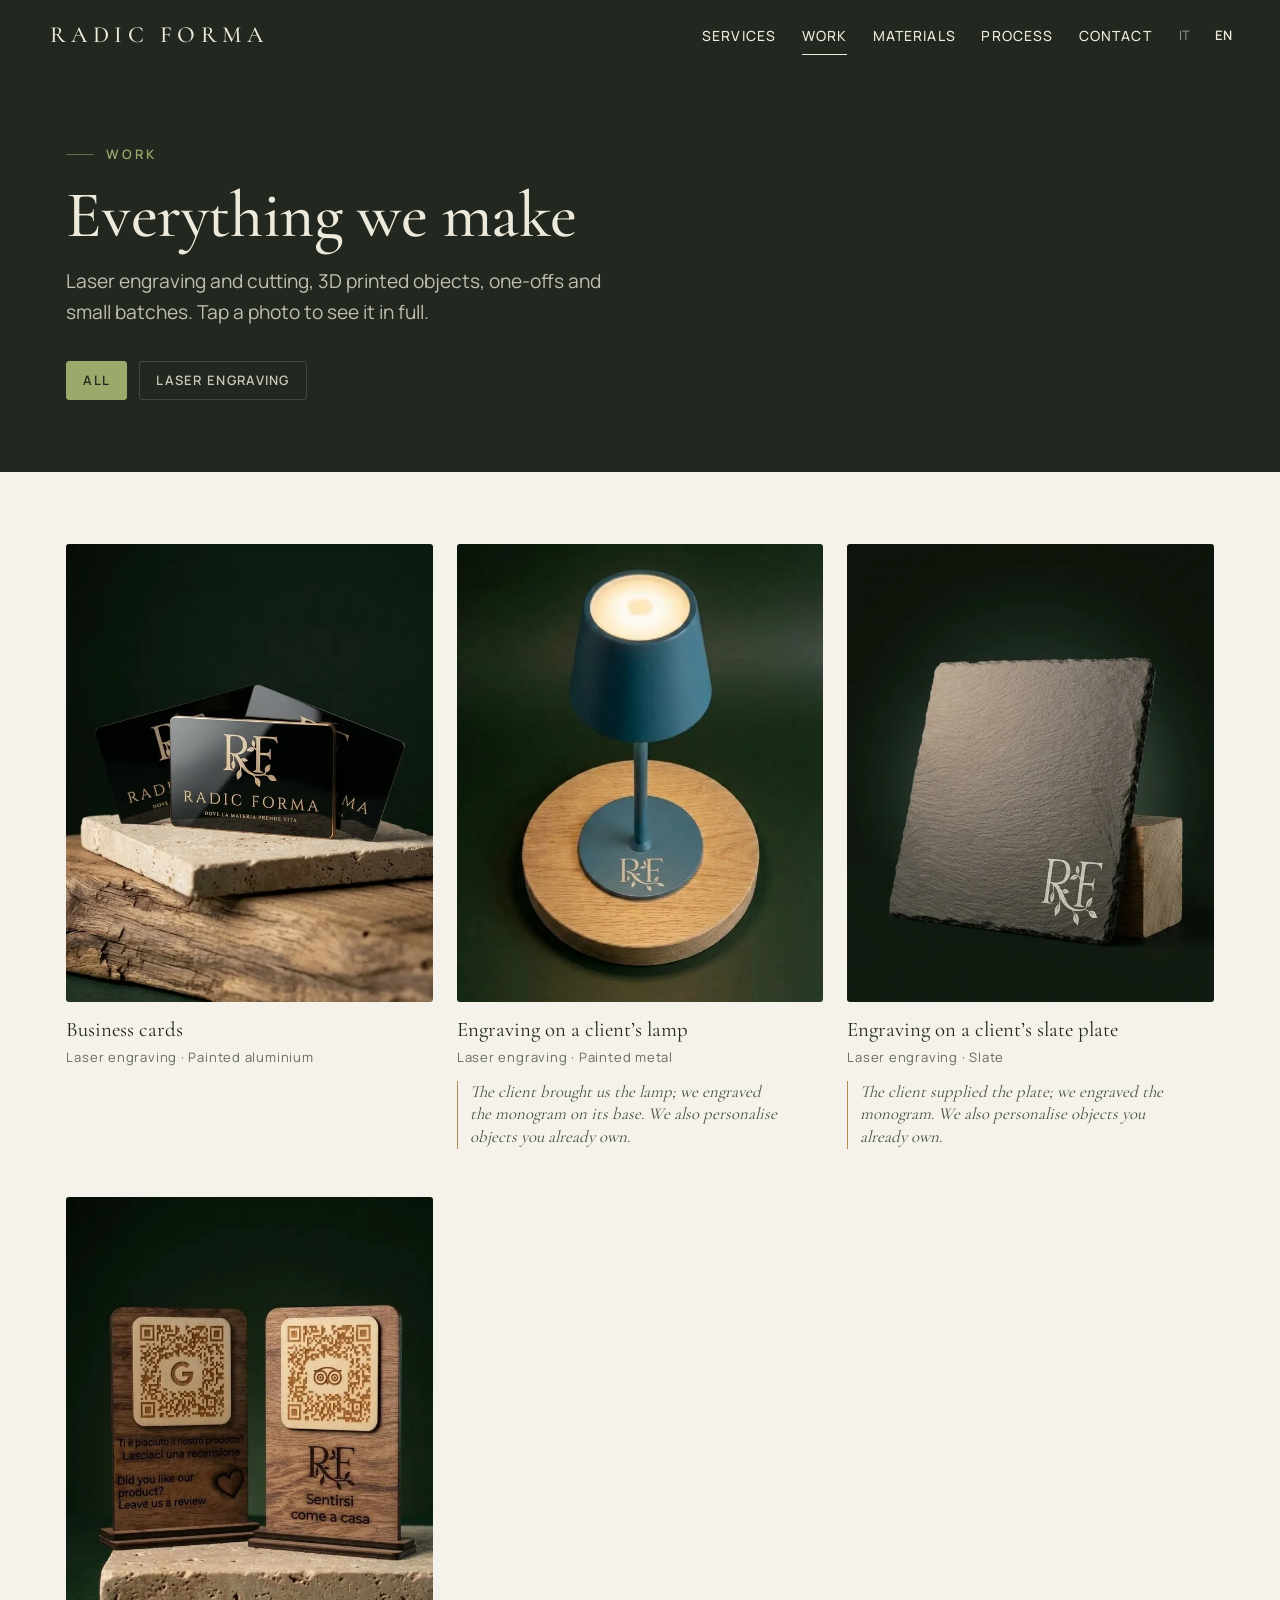
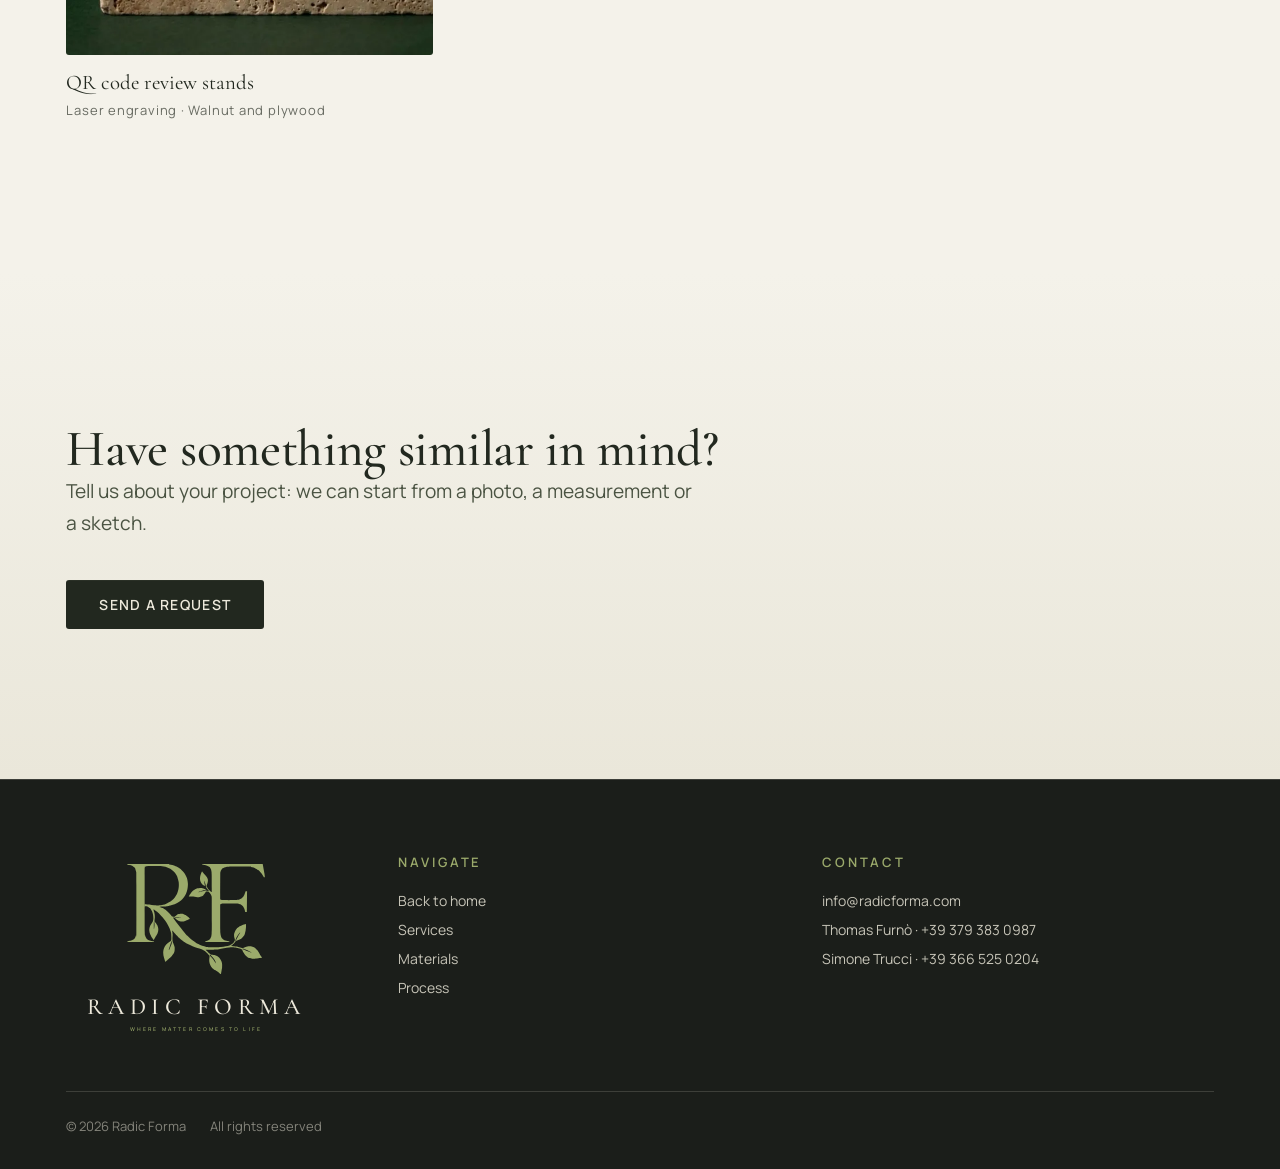
<file: lavori.html>
<!DOCTYPE html>
<html lang="it" data-versione="438ff43e">
<head>
<meta charset="utf-8">
<meta name="viewport" content="width=device-width, initial-scale=1">
<title data-i18n="galleria.title">Lavori — Radic Forma</title>
<meta name="description" data-i18n-attr="content:galleria.descrizione" content="I lavori di Radic Forma: incisioni e tagli laser su legno, pelle, acrilico e pietra, oggetti in stampa 3D, pezzi unici e piccole serie.">

<link rel="canonical" href="https://radicforma.com/lavori.html">
<link rel="alternate" hreflang="it" href="https://radicforma.com/lavori.html">
<link rel="alternate" hreflang="en" href="https://radicforma.com/lavori.html?lang=en">
<link rel="alternate" hreflang="x-default" href="https://radicforma.com/lavori.html">

<meta name="theme-color" content="#22281F">
<link rel="icon" href="./favicon.svg" type="image/svg+xml">
<link rel="apple-touch-icon" href="./apple-touch-icon.png">

<meta property="og:type" content="website">
<meta property="og:site_name" content="Radic Forma">
<meta property="og:locale" content="it_IT">
<meta property="og:locale:alternate" content="en_GB">
<meta property="og:url" content="https://radicforma.com/lavori.html">
<meta property="og:title" content="Lavori — Radic Forma">
<meta property="og:description" content="Incisioni laser e oggetti in stampa 3D usciti dal laboratorio di Radic Forma.">
<meta property="og:image" content="https://radicforma.com/assets/img/og-image.png">
<meta property="og:image:width" content="1200">
<meta property="og:image:height" content="630">
<meta property="og:image:alt" content="Il monogramma Radic Forma su fondo verde scuro">
<meta name="twitter:card" content="summary_large_image">

<link rel="preload" href="./assets/fonts/cormorant-garamond-latin-500.woff2" as="font" type="font/woff2" crossorigin>
<link rel="preload" href="./assets/fonts/manrope-latin-500.woff2" as="font" type="font/woff2" crossorigin>
<link rel="stylesheet" href="./assets/css/style.css?v=438ff43e">
<noscript><style>
  [data-rivela]{opacity:1!important;transform:none!important}
</style></noscript>
</head>

<!-- data-titolo: la chiave del titolo di questa pagina, la legge i18n.js -->
<body class="pagina-lavori" data-titolo="galleria.title">

<a class="skip-link" href="#contenuto" data-i18n="a11y.skip">Vai al contenuto</a>

<!-- ========================= Navbar =========================
     Identica a quella della home, ma con i link verso index.html: le voci
     portano alle sezioni dell'altra pagina. data-pagina fa si' che i18n.js
     aggiunga la lingua scelta all'indirizzo. -->
<header class="navbar" id="navbar">
  <a class="navbar__marchio" href="./index.html" data-pagina aria-label="Radic Forma — home">
    <svg class="scritta" viewBox="60 60 780 76" role="img" aria-hidden="true" focusable="false">
      <text class="scritta__nome" x="450" y="118" text-anchor="middle">RADIC FORMA</text>
    </svg>
  </a>

  <button class="navbar__apri" id="apri-menu" aria-expanded="false" aria-controls="nav-principale"
          data-i18n-attr="aria-label:a11y.menuApri,data-apri:a11y.menuApri,data-chiudi:a11y.menuChiudi"
          data-apri="Apri il menu di navigazione" data-chiudi="Chiudi il menu di navigazione">
    <svg class="navbar__icona" width="26" height="26" viewBox="0 0 26 26" fill="none"
         stroke="currentColor" stroke-width="1.4" stroke-linecap="round" aria-hidden="true">
      <path class="navbar__riga navbar__riga--alta"  d="M3 8h20"></path>
      <path class="navbar__riga navbar__riga--mezza" d="M3 13h20"></path>
      <path class="navbar__riga navbar__riga--bassa" d="M3 18h20"></path>
    </svg>
  </button>

  <nav class="navbar__nav" id="nav-principale" data-aperto="false">
    <a class="navbar__link" href="./index.html#servizi"  data-pagina data-i18n="nav.servizi">Servizi</a>
    <a class="navbar__link" href="./lavori.html"         data-pagina data-i18n="nav.lavori" aria-current="page">Lavori</a>
    <a class="navbar__link" href="./index.html#materiali" data-pagina data-i18n="nav.materiali">Materiali</a>
    <a class="navbar__link" href="./index.html#processo" data-pagina data-i18n="nav.processo">Processo</a>
    <a class="navbar__link" href="./index.html#contatti" data-pagina data-i18n="nav.contatti">Contatti</a>

    <div class="lingua" role="group" data-i18n-attr="aria-label:a11y.lingua" aria-label="Lingua">
      <button class="lingua__voce" type="button" data-lang="it" aria-pressed="true">IT</button>
      <span class="lingua__sep" aria-hidden="true">|</span>
      <button class="lingua__voce" type="button" data-lang="en" aria-pressed="false">EN</button>
    </div>
  </nav>
</header>

<main id="contenuto">

  <!-- ========================= Testata =========================
       Fondo scuro come l'hero della home: la navbar trasparente, con le voci
       chiare, ci si legge sopra senza eccezioni. -->
  <section class="sezione sezione--scura pagina-testa" id="top">
    <div class="contenitore">
      <div class="sezione__intestazione" data-rivela>
        <p class="eyebrow" data-i18n="galleria.eyebrow">Lavori</p>
        <h1 data-i18n="galleria.titolo">Tutto quello che realizziamo</h1>
        <p class="testo-guida" data-i18n="galleria.testo">Incisioni e tagli laser, oggetti stampati in 3D, pezzi unici e piccole serie. Tocca una foto per vederla per intero.</p>
      </div>

      <div class="filtri" role="group" data-rivela="0.1"
           data-i18n-attr="aria-label:galleria.filtri" aria-label="Filtra per tecnica">
        <button class="filtro" type="button" data-filtro="tutti"  aria-pressed="true"  data-i18n="lavori.categorie.tutti">Tutti</button>
        <button class="filtro" type="button" data-filtro="laser"  aria-pressed="false" data-i18n="lavori.categorie.laser">Incisione laser</button>
        <button class="filtro" type="button" data-filtro="stampa" aria-pressed="false" data-i18n="lavori.categorie.stampa">Stampa 3D</button>
        <button class="filtro" type="button" data-filtro="misto"  aria-pressed="false" data-i18n="lavori.categorie.misto">Laser e stampa 3D</button>
      </div>
    </div>
  </section>

  <!-- ========================= Galleria =========================
       Si riempie da assets/data/lavori.json, vedi lavori.js. -->
  <section class="sezione galleria-sezione" id="galleria-lavori">
    <div class="contenitore">
      <ul class="galleria" id="galleria"></ul>
      <p class="galleria__vuota testo-guida" id="galleria-vuota" hidden
         data-i18n="galleria.vuoto">Nessun lavoro in questa categoria, per ora.</p>
      <noscript><p class="testo-guida">La galleria ha bisogno di JavaScript per essere mostrata.</p></noscript>
    </div>
  </section>

  <!-- ========================= Richiesta ========================= -->
  <section class="sezione contatti" id="richiesta">
    <div class="contenitore">
      <div data-rivela>
        <h2 data-i18n="galleria.ctaTitolo">Hai in mente qualcosa di simile?</h2>
        <p class="testo-guida" data-i18n="galleria.ctaTesto">Raccontaci il tuo progetto: partiamo da una foto, una misura o uno schizzo.</p>
        <a class="bottone" href="mailto:info@radicforma.com" data-i18n="galleria.cta">Invia una richiesta</a>
      </div>
    </div>
  </section>

</main>

<!-- Foto a tutto schermo. <dialog> nativo: Esc e focus li gestisce il browser. -->
<dialog class="lightbox" id="foto-grande" data-i18n-attr="aria-label:lavori.eyebrow" aria-label="Lavori">
  <figure class="lightbox__figura">
    <img class="lightbox__foto" alt="">
    <figcaption class="lightbox__didascalia">
      <span class="lightbox__titolo"></span>
      <span class="lightbox__dato dato-tecnico"></span>
      <span class="lightbox__nota" hidden></span>
    </figcaption>
  </figure>
  <button class="lightbox__tasto lightbox__chiudi" type="button" data-chiudi
          data-i18n-attr="aria-label:galleria.chiudi" aria-label="Chiudi">
    <svg width="22" height="22" viewBox="0 0 22 22" fill="none" stroke="currentColor"
         stroke-width="1.4" stroke-linecap="round" aria-hidden="true"><path d="M5 5l12 12M17 5L5 17"></path></svg>
  </button>
  <button class="lightbox__tasto lightbox__scorri lightbox__scorri--indietro" type="button" data-scorri="-1"
          data-i18n-attr="aria-label:galleria.precedente" aria-label="Foto precedente">
    <svg width="22" height="22" viewBox="0 0 20 20" fill="none" stroke="currentColor"
         stroke-width="1.4" stroke-linecap="round" stroke-linejoin="round" aria-hidden="true"><path d="M12 4l-6 6 6 6"></path></svg>
  </button>
  <button class="lightbox__tasto lightbox__scorri lightbox__scorri--avanti" type="button" data-scorri="1"
          data-i18n-attr="aria-label:galleria.successiva" aria-label="Foto successiva">
    <svg width="22" height="22" viewBox="0 0 20 20" fill="none" stroke="currentColor"
         stroke-width="1.4" stroke-linecap="round" stroke-linejoin="round" aria-hidden="true"><path d="M8 4l6 6-6 6"></path></svg>
  </button>
</dialog>

<!-- ========================= Footer =========================
     Il monogramma qui e' un'immagine: il tracciato inline vive solo nella
     home, dove serve anche alle animazioni. -->
<footer class="footer">
  <div class="contenitore footer__griglia">
    <div>
      <svg class="lockup" viewBox="0 0 900 660" role="img"
           data-i18n-attr="aria-label:brand.lockup.alt" aria-label="Radic Forma — Dove la materia prende vita">
        <image href="./assets/brand/monogramma-dark.svg" x="211.5" y="40" width="477" height="383"></image>
        <text class="lockup__nome" x="450" y="560" text-anchor="middle" fill="#EDE9DB">RADIC FORMA</text>
        <text class="lockup__claim" x="450" y="618" text-anchor="middle" fill="#9BAA6B"
              data-i18n="brand.claim.maiuscolo">DOVE LA MATERIA PRENDE VITA</text>
      </svg>
    </div>

    <div class="footer__colonne">
      <div>
        <p class="footer__titolo" data-i18n="footer.naviga">Naviga</p>
        <a class="footer__link" href="./index.html"           data-pagina data-i18n="galleria.home">Torna alla home</a>
        <a class="footer__link" href="./index.html#servizi"   data-pagina data-i18n="nav.servizi">Servizi</a>
        <a class="footer__link" href="./index.html#materiali" data-pagina data-i18n="nav.materiali">Materiali</a>
        <a class="footer__link" href="./index.html#processo"  data-pagina data-i18n="nav.processo">Processo</a>
      </div>
      <div>
        <p class="footer__titolo" data-i18n="footer.contatti">Contatti</p>
        <a class="footer__link" href="mailto:info@radicforma.com">info@radicforma.com</a>
        <a class="footer__link" href="tel:+393793830987">Thomas Furnò · +39 379 383 0987</a>
        <a class="footer__link" href="tel:+393665250204">Simone Trucci · +39 366 525 0204</a>
      </div>
    </div>
  </div>

  <div class="contenitore">
    <div class="footer__legale">
      <span>© <span id="anno">2026</span> Radic Forma</span>
      <span data-i18n="footer.diritti">Tutti i diritti riservati</span>
    </div>
  </div>
</footer>

<script src="./assets/vendor/gsap.min.js?v=438ff43e" defer></script>
<script src="./assets/vendor/ScrollTrigger.min.js?v=438ff43e" defer></script>
<script src="./assets/js/i18n.js?v=438ff43e" defer></script>
<script src="./assets/js/main.js?v=438ff43e" defer></script>
<script src="./assets/js/lavori.js?v=438ff43e" defer></script>
</body>
</html>
</file>
<file: assets/css/style.css>
/* ==========================================================================
   RADIC FORMA — foglio di stile unico
   Ordine: font · token · reset · tipografia · navbar · hero · footer ·
           sezioni di contenuto · atti animati · versione con video ·
           pagina lavori
   ========================================================================== */

/* --------------------------------------------------------------------------
   1. Font self-hosted — nessuna richiesta verso fonts.googleapis.com
   -------------------------------------------------------------------------- */
@font-face {
  font-family: 'Cormorant Garamond';
  src: url('../fonts/cormorant-garamond-latin-400.woff2') format('woff2');
  font-weight: 400; font-style: normal; font-display: swap;
}
@font-face {
  font-family: 'Cormorant Garamond';
  src: url('../fonts/cormorant-garamond-latin-500.woff2') format('woff2');
  font-weight: 500; font-style: normal; font-display: swap;
}
@font-face {
  font-family: 'Cormorant Garamond';
  src: url('../fonts/cormorant-garamond-latin-600.woff2') format('woff2');
  font-weight: 600; font-style: normal; font-display: swap;
}
@font-face {
  font-family: 'Manrope';
  src: url('../fonts/manrope-latin-400.woff2') format('woff2');
  font-weight: 400; font-style: normal; font-display: swap;
}
@font-face {
  font-family: 'Manrope';
  src: url('../fonts/manrope-latin-500.woff2') format('woff2');
  font-weight: 500; font-style: normal; font-display: swap;
}
@font-face {
  font-family: 'Manrope';
  src: url('../fonts/manrope-latin-600.woff2') format('woff2');
  font-weight: 600; font-style: normal; font-display: swap;
}

/* --------------------------------------------------------------------------
   2. Design token
   -------------------------------------------------------------------------- */
:root {
  /* Palette di marca */
  --verde-alloro:   #6C7A47;  /* colore primario */
  --verde-corteccia:#22281F;  /* fondi scuri, testi forti */
  --foglia:         #9BAA6B;  /* marchio su fondo scuro */
  --ottone:         #B08A4F;  /* accento: incisione, finiture */
  --carta:          #F4F2EA;  /* fondo chiaro */
  --pietra:         #8C8F86;  /* testi secondari, dati tecnici */
  --avorio:         #EDE9DB;  /* testo su fondo scuro */
  --nero-corteccia: #1B1E1A;  /* fondo profondo della scena */

  /* Ruoli semantici — usare questi nei componenti, non i colori grezzi */
  --bg:             var(--carta);
  --bg-scuro:       var(--verde-corteccia);
  --testo:          var(--verde-corteccia);
  --testo-soft:     #4A5342;
  --testo-inv:      var(--avorio);
  /* Pietra e Verde Alloro non arrivano a 4,5:1 su Carta (2,93:1 e 4,15:1):
     su fondo chiaro si usano queste due varianti scurite, che passano AA.
     I colori di marca restano quelli originali per grafica e fondi scuri. */
  --testo-tecnico:  #686B62;   /* 4,84:1 su Carta */
  --alloro-testo:   #63713F;   /* 4,73:1 su Carta */
  --linea:          rgba(140, 143, 134, 0.2);   /* Pietra 20% */
  --linea-inv:      rgba(237, 233, 219, 0.16);
  --focus:          var(--ottone);

  /* Tipografia */
  --serif:  'Cormorant Garamond', Cormorant, 'EB Garamond', Garamond, 'Times New Roman', serif;
  --sans:   'Manrope', 'Helvetica Neue', Arial, sans-serif;
  --ls-titolo: 0.14em;   /* spaziatura ampia per i titoli in maiuscolo */
  --ls-eyebrow: 0.22em;

  /* Scala tipografica fluida */
  --t-display: clamp(2.6rem, 1.6rem + 4.4vw, 5.6rem);
  --t-h2:      clamp(1.9rem, 1.3rem + 2.4vw, 3.2rem);
  --t-h3:      clamp(1.25rem, 1.05rem + 0.8vw, 1.6rem);
  --t-corpo:   clamp(1rem, 0.96rem + 0.2vw, 1.075rem);  /* mai sotto 13px */
  --t-piccolo: 0.875rem;
  --t-tecnico: 0.8125rem;                                /* 13px, il minimo */

  /* Spaziature */
  --sp-1: 0.5rem;  --sp-2: 0.75rem; --sp-3: 1rem;   --sp-4: 1.5rem;
  --sp-5: 2rem;    --sp-6: 3rem;    --sp-7: 4.5rem; --sp-8: 7rem;
  --sezione-y: clamp(5rem, 3.4rem + 7.5vw, 10rem);
  --gutter:    clamp(1.25rem, 0.5rem + 3vw, 3.5rem);
  --max-w:     1240px;
  --max-testo: 62ch;

  --raggio: 3px;              /* angoli quasi vivi: è un marchio inciso */

  /* Movimento. Quattro durate e due curve, usate in tutto il sito: una scala
     ristretta e' quello che fa sembrare le transizioni parte della stessa
     cosa invece di una collezione di scelte diverse.
     La durata si sceglie dal peso del gesto, non dalla distanza percorsa:
     --dur-1 per un cambio di stato che l'utente ha appena provocato (colore,
     opacita' di un bottone), --dur-2 per un elemento che si muove, --dur-3 per
     qualcosa che entra in scena, --dur-4 per un movimento ampio e narrativo. */
  --dur-1: 150ms;
  --dur-2: 260ms;
  --dur-3: 420ms;
  --dur-4: 680ms;
  /* uscita decisa, arrivo lungo: e' la curva che non fa sentire l'inizio */
  --ease-out:   cubic-bezier(0.22, 1, 0.36, 1);
  /* per andata e ritorno simmetrici */
  --ease-inout: cubic-bezier(0.65, 0, 0.35, 1);

  /* alias storico, usato dove basta la transizione di base */
  --transizione: var(--dur-2) var(--ease-out);
}

/* --------------------------------------------------------------------------
   3. Reset essenziale
   -------------------------------------------------------------------------- */
*, *::before, *::after { box-sizing: border-box; }

html {
  -webkit-text-size-adjust: 100%;
  /* NB: niente scroll-behavior: smooth — va in conflitto con ScrollTrigger.
     Lo scorrimento morbido dei link di ancoraggio è gestito in main.js. */
}

body {
  margin: 0;
  background: var(--bg);
  color: var(--testo);
  font-family: var(--sans);
  font-size: var(--t-corpo);
  font-weight: 400;
  line-height: 1.65;
  -webkit-font-smoothing: antialiased;
  text-rendering: optimizeLegibility;
  overflow-x: hidden;
}

/* La navbar e' fissa: senza questo, un link di ancoraggio porta il titolo
   della sezione a finirci sotto. */
:where(main, footer) [id] { scroll-margin-block-start: 92px; }

img, svg, canvas { display: block; max-width: 100%; }
video { display: block; max-width: 100%; }
img { height: auto; }

a { color: inherit; text-decoration-thickness: 1px; text-underline-offset: 0.22em; }

button { font: inherit; color: inherit; background: none; border: 0; cursor: pointer; }

/* Focus visibile su tutto ciò che è interattivo */
:where(a, button, [tabindex]):focus-visible {
  outline: 2px solid var(--focus);
  outline-offset: 3px;
  border-radius: 2px;
}

::selection { background: var(--verde-alloro); color: var(--carta); }

/* Solo per screen reader */
.sr-only {
  position: absolute; width: 1px; height: 1px;
  padding: 0; margin: -1px; overflow: hidden;
  clip: rect(0 0 0 0); clip-path: inset(50%); white-space: nowrap;
}

/* Salto al contenuto */
.skip-link {
  position: absolute; top: -100%; left: var(--gutter); z-index: 200;
  background: var(--verde-corteccia); color: var(--avorio);
  padding: var(--sp-2) var(--sp-4); border-radius: var(--raggio);
  font-size: var(--t-piccolo);
}
.skip-link:focus { top: var(--sp-3); }

/* I defs SVG condivisi non devono occupare spazio */
.rf-defs { position: absolute; width: 0; height: 0; overflow: hidden; }

/* --------------------------------------------------------------------------
   4. Tipografia
   -------------------------------------------------------------------------- */
h1, h2, h3, h4 {
  font-family: var(--serif);
  font-weight: 500;
  line-height: 1.12;
  /* Il Cormorant a corpo grande ha un incastro naturale largo: stringerlo di
     un soffio e' quello che gli da' il passo del titolo invece della frase. */
  letter-spacing: -0.006em;
  margin: 0;
  text-wrap: balance;
}

h2 { font-size: var(--t-h2); line-height: 1.06; }
h3 { font-size: var(--t-h3); line-height: 1.25; }

p { margin: 0 0 var(--sp-3); max-width: var(--max-testo); }
p:last-child { margin-bottom: 0; }

/* Evita le righe finali con una parola sola. Dove non e' supportato non
   cambia niente. */
p, li, figcaption { text-wrap: pretty; }

/* Occhiello: piccola etichetta in maiuscolo sopra i titoli, preceduta da un
   filetto. E' il segno che tiene insieme le intestazioni di tutto il sito. */
.eyebrow {
  display: flex;
  align-items: center;
  gap: var(--sp-2);
  font-family: var(--sans);
  font-size: var(--t-tecnico);
  font-weight: 600;
  letter-spacing: var(--ls-eyebrow);
  text-transform: uppercase;
  color: var(--alloro-testo);
  margin: 0 0 var(--sp-3);
}
.eyebrow::before {
  content: '';
  flex: 0 0 auto;
  width: 1.75rem;
  height: 1px;
  background: currentColor;
  opacity: 0.55;
}
.sezione--scura .eyebrow { color: var(--foglia); }

.testo-guida {
  font-size: clamp(1.05rem, 1rem + 0.35vw, 1.2rem);
  color: var(--testo-soft);
  max-width: 54ch;
}
.sezione--scura .testo-guida { color: rgba(237, 233, 219, 0.78); }

/* Dati tecnici: mai sotto 13px */
.dato-tecnico {
  font-size: var(--t-tecnico);
  letter-spacing: 0.06em;
  color: var(--testo-tecnico);
  font-variant-numeric: tabular-nums;
}
/* Su fondo scuro serve il verso opposto: la variante scurita sparirebbe. */
.sezione--scura .dato-tecnico,
.atto .dato-tecnico { color: var(--pietra); }

/* --------------------------------------------------------------------------
   5. Impaginazione
   -------------------------------------------------------------------------- */
.contenitore {
  width: 100%;
  max-width: var(--max-w);
  margin-inline: auto;
  padding-inline: var(--gutter);
}

/* Ogni sezione dichiara il proprio fondo: dietro c'e' la hero incollata, e una
   sezione trasparente la lascerebbe vedere. */
.sezione {
  padding-block: var(--sezione-y);
  position: relative;
  background: var(--bg);
}

.sezione--scura {
  background: var(--bg-scuro);
  color: var(--testo-inv);
}
.sezione--scura h2, .sezione--scura h3 { color: var(--avorio); }

.sezione__intestazione { margin-bottom: var(--sp-7); max-width: 56ch; }
.sezione__intestazione h2 { margin-block-end: var(--sp-3); }

/* --------------------------------------------------------------------------
   6. Marchio — composizioni riusate da navbar, hero e footer
   -------------------------------------------------------------------------- */
/* Il monogramma è un unico <path> richiamato via <use>: mai duplicato nel DOM */
.mono { fill: var(--verde-alloro); }
.mono--chiaro { fill: var(--foglia); }

/* Lockup: monogramma + testo, stesse coordinate del file originale
   (viewBox 0 0 900 700, monogramma a translate(211.5 40)) */
.lockup { width: 100%; height: auto; }
.lockup__nome {
  font-family: var(--serif);
  font-weight: 500;
  font-size: 80px;
  letter-spacing: 19px;
}
.lockup__claim {
  font-family: var(--sans);
  font-weight: 500;
  font-size: 18px;
  letter-spacing: 7.5px;
}

/* Scritta della navbar: viewBox 0 0 900 240, solo testo */
.scritta { height: 22px; width: auto; }
.scritta__nome {
  font-family: var(--serif);
  font-weight: 500;
  font-size: 80px;
  letter-spacing: 19px;
}
.scritta__claim {
  font-family: var(--sans);
  font-weight: 500;
  font-size: 18px;
  letter-spacing: 7.5px;
}

/* --------------------------------------------------------------------------
   7. Navbar
   -------------------------------------------------------------------------- */
.navbar {
  position: fixed;
  inset-block-start: 0;
  inset-inline: 0;
  z-index: 100;
  display: flex;
  align-items: center;
  gap: var(--sp-4);
  padding: var(--sp-3) var(--gutter);
  background: transparent;
  transition: background-color var(--transizione), box-shadow var(--transizione),
              border-color var(--transizione);
  border-block-end: 1px solid transparent;
}

/* Sull'hero la barra è trasparente e il marchio è nella versione chiara */
.navbar__marchio { display: inline-flex; align-items: center; flex: 0 0 auto; }
.navbar__marchio .scritta__nome  { fill: var(--avorio); }
.navbar__marchio .scritta__claim { fill: var(--foglia); }

/* Dopo lo scroll: fondo Carta */
.navbar.is-attaccata {
  background: rgba(244, 242, 234, 0.94);
  -webkit-backdrop-filter: blur(10px);
  backdrop-filter: blur(10px);
  border-block-end-color: var(--linea);
}
.navbar.is-attaccata .scritta__nome  { fill: #3E4A2E; }
.navbar.is-attaccata .scritta__claim { fill: var(--alloro-testo); }
.navbar.is-attaccata .navbar__link,
.navbar.is-attaccata .lingua__voce { color: var(--testo); }
.navbar.is-attaccata .navbar__apri { color: var(--testo); }

.navbar__nav {
  margin-inline-start: auto;
  display: flex;
  align-items: center;
  gap: clamp(var(--sp-3), 2vw, var(--sp-5));
}

.navbar__link {
  font-size: var(--t-piccolo);
  font-weight: 500;
  letter-spacing: 0.08em;
  text-transform: uppercase;
  text-decoration: none;
  color: var(--avorio);
  padding-block: var(--sp-1);
  position: relative;
  transition: color var(--transizione);
}
.navbar__link::after {
  content: '';
  position: absolute; inset-inline: 0; inset-block-end: 0;
  height: 1px; background: currentColor;
  transform: scaleX(0); transform-origin: left;
  transition: transform var(--transizione);
}
.navbar__link:hover::after,
.navbar__link[aria-current='true']::after,
.navbar__link[aria-current='page']::after { transform: scaleX(1); }

/* Selettore di lingua: IT | EN testuale, senza bandiere */
.lingua {
  display: inline-flex; align-items: center; gap: var(--sp-1);
  font-size: var(--t-tecnico); letter-spacing: 0.1em;
}
.lingua__voce {
  color: var(--avorio);
  opacity: 0.6;
  padding: var(--sp-1) 2px;
  transition: opacity var(--transizione), color var(--transizione);
}
.lingua__voce:hover { opacity: 1; }
.lingua__voce[aria-pressed='true'] { opacity: 1; font-weight: 600; }
.lingua__sep { color: currentColor; opacity: 0.35; }

/* Menu su schermi stretti */
.navbar__apri { display: none; color: var(--avorio); padding: var(--sp-1); }

/* Le tre righe si trasformano in una croce quando il menu e' aperto: e' lo
   stesso tasto ad aprire e a chiudere, e la forma dice in quale stato si e'.
   transform-box: view-box perche' l'origine sia in coordinate del disegno e non
   del riquadro del singolo tratto, che e' alto un pixel. */
.navbar__riga {
  transform-box: view-box;
  transform-origin: 13px 13px;
  transition: transform var(--dur-2) var(--ease-out),
              opacity var(--dur-1) var(--ease-out);
}
.navbar__apri[aria-expanded='true'] .navbar__riga--alta  { transform: translateY(5px) rotate(45deg); }
.navbar__apri[aria-expanded='true'] .navbar__riga--mezza { opacity: 0; }
.navbar__apri[aria-expanded='true'] .navbar__riga--bassa { transform: translateY(-5px) rotate(-45deg); }

@media (max-width: 860px) {
  .navbar__apri { display: inline-flex; margin-inline-start: auto; }
  .navbar__nav {
    position: fixed; inset: 0 0 auto;
    flex-direction: column; align-items: flex-start;
    gap: var(--sp-4);
    padding: calc(var(--sp-8) + var(--sp-3)) var(--gutter) var(--sp-7);
    background: var(--verde-corteccia);
    transform: translateY(-100%);
    transition: transform 320ms cubic-bezier(0.22, 0.61, 0.36, 1);
    margin: 0;
  }
  .navbar__nav[data-aperto='true'] { transform: translateY(0); }
  .navbar__nav .navbar__link { font-size: 1.05rem; color: var(--avorio); }

  /* Il pannello ha un fondo scuro tutto suo, quindi il testo dentro resta
     chiaro anche quando la barra e' nello stato "attaccata". Senza questa
     riga, appena si scorreva la pagina le voci IT ed EN diventavano verde
     scuro su verde scuro: restavano cliccabili, ma invisibili. */
  .navbar.is-attaccata .navbar__nav,
  .navbar.is-attaccata .navbar__nav .navbar__link,
  .navbar.is-attaccata .navbar__nav .lingua__voce { color: var(--avorio); }

  .navbar__nav .lingua {
    margin-block-start: var(--sp-2);
    padding-block-start: var(--sp-4);
    border-block-start: 1px solid var(--linea-inv);
    width: 100%;
  }
  .navbar__nav .lingua__voce { color: var(--avorio); font-size: 0.95rem; padding: var(--sp-2) var(--sp-1); }

  /* Il pannello e' in position fixed, quindi si disegna sopra gli elementi non
     posizionati: senza questo copriva il tasto, e una volta aperto il menu non
     c'era piu' niente da premere per richiuderlo. */
  .navbar__marchio,
  .navbar__apri { position: relative; z-index: 1; }

  /* Con il menu aperto il fondo sotto al tasto e al marchio e' quello scuro del
     pannello, quale che sia lo stato della barra. */
  .navbar.is-menu-aperto .navbar__apri,
  .navbar.is-attaccata.is-menu-aperto .navbar__apri { color: var(--avorio); }
  .navbar.is-attaccata.is-menu-aperto .navbar__marchio .scritta__nome { fill: var(--avorio); }
}

/* L'apertura: hero piu' primo atto. Vedi il commento in index.html. */
.apertura { position: relative; }

/* --------------------------------------------------------------------------
   8. Hero
   -------------------------------------------------------------------------- */
.hero {
  position: sticky;
  top: 0;
  z-index: 0;
  min-height: 100svh;
  display: grid;
  place-items: center;
  text-align: center;
  background: var(--verde-corteccia);
  color: var(--testo-inv);
  padding: var(--sp-8) var(--gutter) var(--sp-7);
  overflow: hidden;
}

/* Alone caldo appena percettibile dietro al marchio */
.hero::after {
  content: '';
  position: absolute; inset: 0;
  background: radial-gradient(58% 46% at 50% 42%,
              rgba(176, 138, 79, 0.13), transparent 70%);
  pointer-events: none;
}

/* Il contenuto dell'hero si allontana e sfuma mentre si scorre: e' la prima
   meta' del raccordo con la scena. I valori li scrive scene.js. */
.hero__contenuto {
  position: relative;
  z-index: 1;
  /* senza width il grid centrato lo stringe alla larghezza del contenuto,
     e il lockup scendeva a 300px */
  width: 100%;
  max-width: 780px;
  opacity: var(--hero-op, 1);
  transform: translate3d(0, var(--hero-y, 0px), 0) scale(var(--hero-s, 1));
}

.hero__scroll { opacity: var(--hero-op, 1); }

.hero .lockup { max-width: min(740px, 90vw); margin-inline: auto; }

/* Sotto una certa larghezza il claim del lockup scenderebbe sotto i 10px.
   Il rapporto fra corpo e spaziatura resta quello del file di brand: cresce
   solo la scala della riga, che e' l'unico modo per tenerla leggibile. */
@media (max-width: 780px) {
  .lockup__claim { font-size: 26px; letter-spacing: 10.8px; }
}
@media (max-width: 560px) {
  .lockup__claim { font-size: 31px; letter-spacing: 12.9px; }
}

.hero__descrittore {
  /* i paragrafi hanno un max-width: senza margini automatici questo resterebbe
     ancorato a sinistra dentro il suo riquadro, e il testo, pur centrato al
     suo interno, si vedrebbe spostato rispetto al marchio.
     Attenzione a non rimettere qui una scorciatoia "margin": azzererebbe
     entrambe le righe qui sotto. */
  margin-block-start: var(--sp-5);
  margin-inline: auto;
  font-size: var(--t-tecnico);
  font-weight: 600;
  letter-spacing: var(--ls-eyebrow);
  text-transform: uppercase;
  color: var(--foglia);
}

/* Indicatore di scorrimento discreto */
.hero__scroll {
  position: absolute;
  inset-block-end: var(--sp-5);
  inset-inline-start: 50%;
  translate: -50% 0;
  display: grid; justify-items: center; gap: var(--sp-2);
  font-size: 0.75rem;
  letter-spacing: var(--ls-eyebrow);
  text-transform: uppercase;
  color: rgba(237, 233, 219, 0.55);
}
.hero__scroll-linea {
  width: 1px; height: 46px;
  background: linear-gradient(var(--foglia), transparent);
  transform-origin: top;
  animation: scorri 2.4s ease-in-out infinite;
}
@keyframes scorri {
  0%, 100% { transform: scaleY(0.35); opacity: 0.45; }
  50%      { transform: scaleY(1);    opacity: 1; }
}

/* --------------------------------------------------------------------------
   9. Footer
   -------------------------------------------------------------------------- */
.footer {
  background: var(--nero-corteccia);
  color: var(--testo-inv);
  padding-block: var(--sp-7) var(--sp-5);
  border-block-start: 1px solid var(--linea-inv);
}
.footer__griglia {
  display: grid;
  gap: var(--sp-6);
  grid-template-columns: 1fr;
  align-items: start;
}
@media (min-width: 760px) {
  .footer__griglia { grid-template-columns: minmax(0, 260px) 1fr; gap: var(--sp-7); }
}
.footer .lockup { max-width: 260px; }
.footer__link {
  display: block;
  font-size: var(--t-piccolo);
  color: rgba(237, 233, 219, 0.82);
  text-decoration: none;
  padding-block: 3px;
}
.footer__link:hover { color: var(--avorio); text-decoration: underline; }
.footer__titolo {
  font-family: var(--sans);
  font-size: var(--t-tecnico);
  font-weight: 600;
  letter-spacing: var(--ls-eyebrow);
  text-transform: uppercase;
  color: var(--foglia);
  margin: 0 0 var(--sp-2);
}
.footer__colonne {
  display: grid; gap: var(--sp-5);
  grid-template-columns: repeat(auto-fit, minmax(170px, 1fr));
}
.footer__legale {
  margin-block-start: var(--sp-6);
  padding-block-start: var(--sp-4);
  border-block-start: 1px solid var(--linea-inv);
  display: flex; flex-wrap: wrap; gap: var(--sp-2) var(--sp-4);
  font-size: var(--t-tecnico);
  color: rgba(237, 233, 219, 0.5);
}

/* --------------------------------------------------------------------------
   10. Rivelazione delle sezioni
   Stato iniziale in CSS, arrivo animato da GSAP. Se il JS non parte o l'utente
   ha chiesto meno movimento, il contenuto resta comunque leggibile.
   -------------------------------------------------------------------------- */
[data-rivela] { opacity: 0; transform: translateY(20px); }

@media (prefers-reduced-motion: reduce) {
  [data-rivela] { opacity: 1; transform: none; }
}

/* --------------------------------------------------------------------------
   11. Servizi
   -------------------------------------------------------------------------- */
.schede {
  list-style: none; margin: 0; padding: 0;
  display: grid; gap: var(--sp-4);
  grid-template-columns: repeat(auto-fit, minmax(min(100%, 280px), 1fr));
}

.scheda {
  position: relative;
  padding: var(--sp-5) var(--sp-4) var(--sp-4);
  border: 1px solid var(--linea);
  border-radius: var(--raggio);
  background: rgba(255, 255, 255, 0.42);
  transition: transform var(--dur-3) var(--ease-out),
              border-color var(--dur-2) var(--ease-out),
              background-color var(--dur-2) var(--ease-out),
              box-shadow var(--dur-3) var(--ease-out);
}
.scheda:hover {
  transform: translateY(-2px);           /* sollevamento minimo */
  border-color: rgba(108, 122, 71, 0.5);
  background: rgba(255, 255, 255, 0.72);
  box-shadow: 0 16px 36px -26px rgba(34, 40, 31, 0.55);
}
.scheda h3 { margin-block: var(--sp-2) var(--sp-2); }
.scheda p { font-size: 0.975rem; color: var(--testo-soft); }
.scheda .dato-tecnico { margin-block-start: var(--sp-3); }

.scheda__numero {
  font-family: var(--serif);
  font-size: 1.5rem;
  color: var(--ottone);
  letter-spacing: 0.05em;
}

/* --------------------------------------------------------------------------
   12. Lavori — la striscia scorrevole della home
   Le schede le crea lavori.js da assets/data/lavori.json. La stessa scheda
   (.lavoro) serve anche alla galleria di lavori.html, sezione 17.
   -------------------------------------------------------------------------- */
.vetrina__testa {
  display: flex; flex-wrap: wrap; align-items: flex-end;
  justify-content: space-between; gap: var(--sp-4);
  margin-block-end: var(--sp-6);
}
.vetrina__testa .sezione__intestazione { margin-block-end: 0; }

.vetrina__comandi { display: flex; gap: var(--sp-2); }
.vetrina__freccia {
  display: inline-grid; place-items: center;
  width: 48px; height: 48px;
  border: 1px solid var(--linea-inv);
  border-radius: 50%;
  color: var(--avorio);
  transition: background-color var(--dur-1) var(--ease-out),
              border-color var(--dur-1) var(--ease-out),
              opacity var(--dur-1) var(--ease-out);
}
.vetrina__freccia:hover:not(:disabled) {
  background: rgba(237, 233, 219, 0.08);
  border-color: rgba(237, 233, 219, 0.4);
}
.vetrina__freccia:disabled { opacity: 0.3; cursor: default; }

/* La striscia e' larga quanto lo schermo, ma la prima scheda parte allineata
   al contenitore: il rientro a sinistra replica quello di .contenitore. */
.vetrina {
  --rientro: max(var(--gutter), calc((100vw - var(--max-w)) / 2 + var(--gutter)));
  list-style: none; margin: 0;
  display: flex; gap: var(--sp-4);
  overflow-x: auto;
  overscroll-behavior-x: contain;
  scroll-snap-type: x mandatory;
  padding: 0 var(--rientro) var(--sp-4);
  scroll-padding-inline: var(--rientro);
  scrollbar-width: thin;
  scrollbar-color: rgba(237, 233, 219, 0.25) transparent;
}
.vetrina:focus-visible { outline: 2px solid var(--focus); outline-offset: 4px; }
/* Mentre la striscia segue lo scorrimento della pagina (lavori.js) lo snap
   la tirerebbe indietro a ogni passo. */
.vetrina.is-guidata { scroll-snap-type: none; }

.vetrina__voce,
.vetrina__fine { flex: 0 0 auto; scroll-snap-align: start; }
.vetrina__voce { width: clamp(240px, 72vw, 340px); }
.vetrina__fine { width: clamp(200px, 52vw, 260px); }

/* L'ultima scheda: stesso formato di una foto, porta alla galleria */
.vetrina__tutti {
  display: flex; flex-direction: column; justify-content: space-between;
  aspect-ratio: 4 / 5;
  padding: var(--sp-4);
  border: 1px solid var(--linea-inv);
  border-radius: var(--raggio);
  color: var(--avorio);
  text-decoration: none;
  transition: background-color var(--dur-2) var(--ease-out),
              border-color var(--dur-2) var(--ease-out);
}
.vetrina__tutti-testo {
  font-family: var(--serif);
  font-size: clamp(1.6rem, 1.3rem + 1vw, 2.1rem);
  line-height: 1.1;
}
.vetrina__tutti svg { align-self: flex-end; color: var(--foglia);
  transition: transform var(--dur-2) var(--ease-out); }
.vetrina__tutti:hover { background: rgba(155, 170, 107, 0.1); border-color: rgba(155, 170, 107, 0.5); }
.vetrina__tutti:hover svg { transform: translateX(4px); }

.vetrina__link {
  display: inline-block;
  margin-block-start: var(--sp-4);
  font-size: var(--t-piccolo); font-weight: 600;
  letter-spacing: 0.09em; text-transform: uppercase;
  color: var(--foglia);
  text-underline-offset: 0.3em;
}
.vetrina__link::after { content: ' \2192'; }

/* Sul telefono si scorre col dito: le frecce non servono */
@media (max-width: 700px), (hover: none) {
  .vetrina__comandi { display: none; }
}

/* ---- la scheda di un lavoro, comune a striscia e galleria ---- */
.lavoro__figura { margin: 0; }
.lavoro__cornice {
  display: block; width: 100%;
  position: relative;
  aspect-ratio: 4 / 5;
  overflow: hidden;
  border-radius: var(--raggio);
  background: #2A3125;
  padding: 0;
}
.lavoro__foto {
  width: 100%; height: 100%;
  object-fit: cover;
  transition: transform var(--dur-4) var(--ease-out);
}
.lavoro:hover .lavoro__foto { transform: scale(1.03); }

.lavoro__didascalia { display: block; margin-block-start: var(--sp-3); }
.lavoro__titolo {
  display: block;
  font-family: var(--serif);
  font-size: 1.3rem; line-height: 1.2;
}
.lavoro__dato { display: block; margin-block-start: 4px; }
/* La nota: una riga in corsivo, staccata dal dato tecnico da un filetto
   d'ottone, lo stesso segno degli elenchi dei materiali. */
.lavoro__nota,
.lightbox__nota {
  display: block;
  margin-block-start: var(--sp-2);
  padding-inline-start: var(--sp-2);
  border-inline-start: 1px solid var(--ottone);
  font-family: var(--serif);
  font-style: italic;
  font-size: 1.05rem; line-height: 1.35;
  color: rgba(237, 233, 219, 0.78);
  max-width: 40ch;
}
.galleria .lavoro__nota { color: var(--testo-soft); }

/* Segnaposto finche' la foto non c'e': righe sottili, come una superficie
   appena incisa, e il monogramma in filigrana. */
.lavoro__segnaposto {
  position: absolute; inset: 0;
  display: grid; place-items: center;
  background:
    repeating-linear-gradient(0deg, rgba(237, 233, 219, 0.035) 0 1px, transparent 1px 7px),
    linear-gradient(160deg, #2E3628, #1F241C);
}
.lavoro__filigrana { width: 42%; opacity: 0.16; }
.lavoro__in-arrivo {
  position: absolute; inset-inline-start: var(--sp-3); inset-block-end: var(--sp-3);
  font-size: var(--t-tecnico); letter-spacing: 0.12em; text-transform: uppercase;
  color: rgba(237, 233, 219, 0.5);
}

/* --------------------------------------------------------------------------
   13. Materiali
   -------------------------------------------------------------------------- */
.materiali {
  display: grid; gap: var(--sp-6);
  grid-template-columns: repeat(auto-fit, minmax(min(100%, 260px), 1fr));
}
.materiali__colonna h3 { margin-block-end: var(--sp-3); }

.elenco-materiali { list-style: none; margin: 0; padding: 0; }
.elenco-materiali li {
  padding-block: var(--sp-2);
  border-block-start: 1px solid var(--linea);
  font-size: 0.975rem;
  display: flex; align-items: baseline; gap: var(--sp-2);
}
.elenco-materiali li::before {
  content: ''; flex: 0 0 auto;
  width: 5px; height: 5px; border-radius: 50%;
  background: var(--ottone);          /* Ottone come segno grafico, non testo */
  translate: 0 -2px;
}
.materiali__nota { margin-block-start: var(--sp-5); }

/* --------------------------------------------------------------------------
   14. Processo
   -------------------------------------------------------------------------- */
.passi {
  list-style: none; margin: 0; padding: 0;
  display: grid; gap: var(--sp-5);
  grid-template-columns: repeat(auto-fit, minmax(min(100%, 220px), 1fr));
  counter-reset: passo;
}
.passo { position: relative; padding-block-start: var(--sp-4); border-block-start: 1px solid var(--linea-inv); }
.passo h3 { margin-block: var(--sp-2) var(--sp-2); }
.passo p { color: rgba(237, 233, 219, 0.75); font-size: 0.95rem; }
.passo__numero {
  font-family: var(--serif);
  font-size: 1.35rem;
  color: var(--ottone);
  letter-spacing: 0.06em;
}

/* --------------------------------------------------------------------------
   15. Contatti
   -------------------------------------------------------------------------- */
.contatti { background: linear-gradient(180deg, var(--carta) 0%, #EAE7DA 100%); }
/* Il titolo qui non sta dentro .sezione__intestazione, quindi non eredita il
   suo margine inferiore, e resterebbe appiccicato al paragrafo. */
.contatti__griglia h2 { margin-block-end: var(--sp-3); }
.contatti__griglia {
  display: grid; gap: var(--sp-6);
  grid-template-columns: 1fr;
  align-items: start;
}
@media (min-width: 860px) {
  .contatti__griglia { grid-template-columns: 1.35fr 1fr; gap: var(--sp-8); }
}

.bottone {
  display: inline-block;
  margin-block-start: var(--sp-4);
  padding: var(--sp-2) var(--sp-5);
  background: var(--verde-corteccia);
  color: var(--avorio);
  text-decoration: none;
  border-radius: var(--raggio);
  font-size: var(--t-piccolo);
  font-weight: 600;
  letter-spacing: 0.09em;
  text-transform: uppercase;
  border: 1px solid transparent;
  transition: background-color var(--dur-2) var(--ease-out),
              transform var(--dur-2) var(--ease-out),
              box-shadow var(--dur-3) var(--ease-out);
}
.bottone:hover {
  background: #2E3628;
  transform: translateY(-1px);
  box-shadow: 0 12px 26px -18px rgba(34, 40, 31, 0.6);
}
.bottone:active { transform: translateY(0); }


.recapiti { margin: 0; }
.recapito { padding-block: var(--sp-3); border-block-start: 1px solid var(--linea); }
.recapito dt {
  font-size: var(--t-tecnico); font-weight: 600;
  letter-spacing: var(--ls-eyebrow); text-transform: uppercase;
  color: var(--alloro-testo); margin-block-end: 2px;
}
.recapito dd { margin: 0; font-size: 1.05rem; }
.recapito a { color: var(--testo); text-decoration-color: var(--linea); }
.recapito a:hover { text-decoration-color: currentColor; }
/* Un recapito per persona: il nome piccolo a sinistra, il numero a destra.
   Sotto i 400px circa vanno a capo, il numero sotto il nome. */
.recapito__persona {
  display: flex; flex-wrap: wrap; align-items: baseline;
  justify-content: space-between; gap: 2px var(--sp-3);
}
.recapito__persona + .recapito__persona { margin-block-start: var(--sp-1); }
.recapito__nome { font-size: var(--t-piccolo); color: var(--testo-soft); }
.recapito__persona a { font-variant-numeric: tabular-nums; white-space: nowrap; }

/* ==========================================================================
   16. Gli atti — incisione laser e stampa 3D

   Ogni atto e' una sezione alta 320vh che fa da corsa allo scroll; dentro,
   .atto__interno resta in sticky e riempie lo schermo. L'arte animata sta da
   un lato e il testo dall'altro, a specchio fra i due atti.

   L'inquadratura e' ravvicinata: il piano di lavoro sborda dal fotogramma e il
   marchio sta in primo piano. La camera e' una sola variabile per atto (--incl),
   e si animano soltanto transform, opacity e variabili custom.

   Su schermo stretto, e per chi chiede meno movimento, l'arte lascia il posto
   a un video e il testo gli va sotto: vedi 16.6.
   ========================================================================== */
.atto {
  position: relative;
  height: 320vh;
  z-index: 1;                  /* sopra l'hero, che resta incollata in alto */
  color: var(--avorio);
}

/* L'atto della stampa scorre sopra quello dell'incisione, che resta in sticky
   con il suo fondo: fra i due non si vede una cucitura. */
.atto--stampa { z-index: 2; }

.atto__interno {
  position: sticky;
  top: 0;
  height: 100svh;
  overflow: hidden;
  display: grid;
  grid-template-columns: minmax(0, 1.06fr) minmax(0, 0.94fr);
  align-items: center;
  gap: clamp(var(--sp-4), 3.4vw, var(--sp-7));
  padding-inline: var(--gutter);
  /* in alto lo spazio della navbar, in basso il respiro minimo */
  padding-block: clamp(80px, 11vh, 124px) clamp(var(--sp-4), 5vh, var(--sp-6));
}

/* Il fondo dell'incisione parte dal Verde Corteccia dell'hero e scivola verso
   il nero mentre l'atto avanza: il passaggio dall'hero non si vede. */
.atto--incisione .atto__interno {
  background-color: color-mix(in srgb,
    var(--nero-corteccia) calc(var(--buio, 0) * 100%), var(--verde-corteccia));
}
.atto--stampa .atto__interno { background-color: var(--nero-corteccia); }

/* L'arte occupa tutto il fotogramma e il testo le sta sopra, da un lato: e'
   quello che le da' la scala ravvicinata. Dividere lo schermo in due riquadri
   affiancati lasciava una cucitura verticale in mezzo, e l'inquadratura si
   leggeva come una figurina incollata accanto al testo invece che come una
   ripresa. */
.atto__arte {
  position: absolute;
  inset: 0;
  z-index: 0;
}
.atto--incisione .atto__testo { grid-column: 2; }
.atto--stampa   .atto__testo { grid-column: 1; }

/* Velo dal lato del testo: garantisce il contrasto sopra l'immagine e chiude
   l'inquadratura. Si ferma prima della meta', cosi' il soggetto resta pulito.

   --entrata: tutto cio' che non e' il colore di fondo compare insieme all'atto.
   Il motivo e' la cucitura: mentre la sezione scorre sopra la precedente, il
   suo bordo superiore e' una riga orizzontale, e qualunque cosa la sezione
   disegni sopra il proprio fondo rende quella riga visibile. Il valore lo
   scrive scene.js; senza JavaScript resta 0 e i veli non si vedono, che e' il
   comportamento giusto perche' sono decorativi. */
.atto__interno::before {
  content: '';
  position: absolute;
  inset: 0;
  z-index: 1;
  opacity: var(--entrata, 0);
  pointer-events: none;
}
.atto--incisione .atto__interno::before {
  background: linear-gradient(to left,
    rgba(9, 11, 8, 0.96) 0%, rgba(9, 11, 8, 0.92) 28%,
    rgba(9, 11, 8, 0.62) 46%, rgba(9, 11, 8, 0) 68%);
}
.atto--stampa .atto__interno::before {
  background: linear-gradient(to right,
    rgba(9, 11, 8, 0.96) 0%, rgba(9, 11, 8, 0.92) 28%,
    rgba(9, 11, 8, 0.62) 46%, rgba(9, 11, 8, 0) 68%);
}

/* will-change costa memoria GPU: si dichiara solo mentre l'atto e' davvero
   sullo schermo, e la classe viene tolta appena esce. */
.atto.e-attiva .laser__piano,
.atto.e-attiva .stampa__piano,
.atto.e-attiva .pila { will-change: transform; }

/* Veli ai bordi del fotogramma: chiudono l'inquadratura in alto e in basso e
   tengono il testo sempre su un fondo scuro. */
.atto__velo {
  position: absolute;
  inset-inline: -6%;
  height: 26%;
  pointer-events: none;
  z-index: 2;
}
.atto__velo--alto {
  inset-block-start: 0;
  background: linear-gradient(180deg, rgba(10, 12, 9, 0.82) 0%, rgba(10, 12, 9, 0) 100%);
  opacity: var(--entrata, 0);
}
.atto__velo--basso {
  inset-block-end: 0;
  background: linear-gradient(0deg, rgba(10, 12, 9, 0.9) 0%, rgba(10, 12, 9, 0) 100%);
}

/* --------------------------------------------------------------------------
   16.1 Atto 1 — l'incisione laser
   -------------------------------------------------------------------------- */
.laser {
  position: absolute;
  inset: 0;
  overflow: hidden;
  /* Prospettiva lunga, non corta: e' un teleobiettivo macro come nelle riprese
     di riferimento. Con una prospettiva corta il bordo vicino del piano si
     ingrandisce a tal punto da uscire dal fotogramma. */
  perspective: 2300px;
  perspective-origin: 36% 42%;
}

/* La macchina intorno: solo masse scure, mai una sagoma riconoscibile. */
.laser__ambiente {
  position: absolute;
  inset: -12%;
  background:
    radial-gradient(52% 44% at 36% 40%, rgba(176, 138, 79, 0.15), transparent 74%),
    radial-gradient(130% 110% at 40% 130%, rgba(0, 0, 0, 0.66), transparent 62%);
  opacity: var(--entrata, 0);
}

/* La guida del portale, molto fuori fuoco: da' profondita' senza raccontare
   una macchina precisa. */
.laser__guida {
  position: absolute;
  inset-block-start: 3%;
  inset-inline: -14% 26%;
  height: clamp(18px, 3.4vh, 30px);
  border-radius: 40px;
  background: linear-gradient(180deg, #33383B 0%, #14171A 52%, #040506 100%);
  filter: blur(9px);
  opacity: calc(var(--entrata, 0) * 0.9);
}
.laser__guida::after {
  content: '';
  position: absolute;
  inset-block-start: 210%;
  inset-inline: 6%;
  height: 60%;
  border-radius: 30px;
  background: linear-gradient(180deg, #23272A, #0A0C0D);
  filter: blur(6px);
  opacity: 0.75;
}

/* Il piano di lavoro. E' la camera a inclinarlo: tutto quello che ci sta
   sopra — marchio, punto di incisione, fascio — e' suo figlio, quindi resta
   sempre sulla superficie senza dover ricalcolare niente. */
.laser__piano {
  position: absolute;
  inset-inline-start: 36%;      /* il soggetto sta a sinistra, il testo a destra */
  inset-block-start: 54%;
  width: min(58%, 84vh);
  aspect-ratio: 1;
  translate: -50% -50%;
  transform-style: preserve-3d;
  transform: rotateX(var(--incl, 52deg)) scale(var(--zoom, 1.04));
}

.laser__legno {
  width: 100%;
  height: 100%;
  object-fit: cover;
  border-radius: 50%;
  /* La fotografia di partenza e' molto calda: desaturata scende sui toni del
     rovere e sta insieme al resto della palette. */
  filter: saturate(0.6) brightness(0.9) contrast(1.07);
  box-shadow: 0 44px 96px -34px rgba(0, 0, 0, 0.9),
              inset 0 0 90px rgba(0, 0, 0, 0.42);
}

/* Luce radente sul legno, come nella ripresa ravvicinata. */
.laser__piano::after {
  content: '';
  position: absolute;
  inset: 0;
  border-radius: 50%;
  background: radial-gradient(56% 44% at 50% 26%, rgba(255, 228, 176, 0.11), transparent 74%);
  mix-blend-mode: soft-light;
  pointer-events: none;
}

/* Il riquadro condiviso dal marchio e dal punto di incisione. */
/* Il riquadro sta poco sotto il centro geometrico del piano: con la
   prospettiva la meta' lontana si comprime piu' di quella vicina, quindi il
   centro geometrico si proietta sopra il centro apparente dell'ellisse. Questi
   quattro punti percentuali riportano il marchio al centro di cio' che si
   vede. */
.laser__marchio {
  position: absolute;
  inset-inline-start: 50%;
  inset-block-start: 54%;
  width: 62%;
  aspect-ratio: 477 / 383;
  translate: -50% -50%;
  transform-style: preserve-3d;
}

.incisione {
  position: absolute;
  inset: 0;
  width: 100%;
  /* multiply: gli anelli del legno restano leggibili sotto la bruciatura */
  mix-blend-mode: multiply;
}
.incisione__burn {
  transform-origin: top;
  transform: scaleY(var(--burn, 0));    /* transform, non l'attributo height */
}
.incisione__hot {
  transform: translateY(var(--hot-y, 0px));
  opacity: var(--hot-op, 0);
}

/* Il punto di incisione, ancorato alla riga corrente. Vive dentro il piano,
   quindi la sua posizione sulla superficie e' esatta per costruzione. */
/* Attenzione: qui non ci vanno ne' opacity ne' filter. Entrambi appiattiscono
   il contesto 3D dei figli, e un fascio ruotato di -90deg dentro un contesto
   appiattito viene proiettato ad altezza zero, cioe' sparisce. L'opacita' la
   portano i singoli figli. */
.fuoco {
  position: absolute;
  inset-inline-start: 50%;
  inset-block-start: calc(var(--fronte, 0) * 100%);
  transform-style: preserve-3d;
}

/* Il fascio sta in piedi perpendicolare al piano di lavoro: rotateX(-90deg)
   dentro un piano gia' inclinato porta l'asse Y locale lungo la normale alla
   superficie. Nessun calcolo di proiezione, e il piede resta sul punto. */
/* La sorgente: una massa scura molto fuori fuoco in alto, con la lente accesa.
   Non e' la sagoma di nessuna macchina in commercio: e' solo una presenza. */
.sorgente {
  position: absolute;
  /* spostata rispetto al centro del marchio: il raggio arriva di sbieco,
     come in una ripresa vera, invece che a piombo */
  inset-inline-start: 24%;
  inset-block-start: 15%;
  width: clamp(44px, 5.4vw, 76px);
  height: clamp(26px, 3.4vw, 44px);
  translate: -50% -50%;
  border-radius: 10px;
  background: linear-gradient(180deg, #23262A 0%, #121416 62%, #05060700 100%);
  filter: blur(9px);
  opacity: calc(var(--fuoco-op, 0) * 0.7);
  z-index: 1;
}
.sorgente::after {
  content: '';
  position: absolute;
  inset-block-start: 88%;
  inset-inline-start: 50%;
  width: 34%;
  aspect-ratio: 1;
  translate: -50% -50%;
  border-radius: 50%;
  background: radial-gradient(circle, rgba(214, 206, 255, 0.9) 0%, rgba(124, 108, 255, 0.35) 46%, transparent 72%);
}

/* Il raggio: ancorato alla sorgente e ruotato verso il punto di incisione.
   La lunghezza e l'angolo li scrive scene.js, che misura dove cade il punto. */
.raggio {
  position: absolute;
  inset-block-start: 0;
  inset-inline-start: 0;
  width: 0;
  height: 0;
  transform: translate3d(var(--raggio-x, 0px), var(--raggio-y, 0px), 0)
             rotate(var(--raggio-a, 0deg));
  transform-origin: 0 0;
  opacity: var(--fuoco-op, 0);
  z-index: 1;
  pointer-events: none;
}
.raggio__nucleo,
.raggio__aria {
  position: absolute;
  inset-block-start: 0;
  inset-inline-start: 0;
  height: var(--raggio-l, 0px);
  translate: -50% 0;
}
/* il raggio vero: sottile, e piu' acceso man mano che si avvicina al legno */
.raggio__nucleo {
  width: clamp(2.5px, 0.4vw, 5px);
  background: linear-gradient(180deg,
    rgba(198, 188, 255, 0.55) 0%,
    rgba(168, 152, 255, 0.78) 40%,
    rgba(226, 220, 255, 0.96) 100%);
  filter: blur(0.6px);
}
/* la luce che il raggio lascia nell'aria intorno a se' */
.raggio__aria {
  width: clamp(16px, 2.4vw, 34px);
  clip-path: polygon(42% 0, 58% 0, 100% 100%, 0 100%);
  background: linear-gradient(180deg,
    rgba(112, 94, 240, 0.06) 0%,
    rgba(124, 106, 248, 0.2) 52%,
    rgba(158, 142, 255, 0.44) 100%);
  filter: blur(6px);
}

.fuoco__alone {
  position: absolute;
  inset-inline-start: 0;
  inset-block-start: 0;
  width: clamp(90px, 13vw, 168px);
  aspect-ratio: 1;
  translate: -50% -50%;
  border-radius: 50%;
  background:
    radial-gradient(circle, rgba(255, 198, 124, 0.44) 0%, rgba(255, 142, 52, 0.16) 28%, transparent 60%),
    radial-gradient(circle, rgba(132, 116, 255, 0.34) 0%, rgba(92, 76, 232, 0.12) 42%, transparent 72%);
  opacity: var(--fuoco-op, 0);
}

.fuoco__punto {
  position: absolute;
  inset-inline-start: 0;
  inset-block-start: 0;
  width: clamp(14px, 2.1vw, 26px);
  aspect-ratio: 1;
  translate: -50% -50%;
  border-radius: 50%;
  background: radial-gradient(circle,
    #FFFFFF 0%, #F0F3FF 24%, #A79AFF 48%, rgba(124, 108, 255, 0) 74%);
  opacity: var(--fuoco-op, 0);
}

/* --------------------------------------------------------------------------
   16.2 Atto 2 — la stampa 3D
   -------------------------------------------------------------------------- */
.stampa {
  position: absolute;
  inset: 0;
  overflow: hidden;
  perspective: 2000px;
  perspective-origin: 64% 34%;
}

.stampa__ambiente {
  position: absolute;
  inset: -12%;
  background:
    radial-gradient(48% 40% at 64% 60%, rgba(155, 170, 107, 0.15), transparent 74%),
    radial-gradient(130% 110% at 60% -18%, rgba(0, 0, 0, 0.7), transparent 58%);
  opacity: var(--entrata, 0);
}

/* La guida lineare dietro la testa, fuori fuoco. */
.stampa__rotaia {
  position: absolute;
  inset-block-start: 17%;
  inset-inline: 54% -18%;
  height: clamp(16px, 3vh, 28px);
  border-radius: 40px;
  background: linear-gradient(180deg, #4A4F53 0%, #949AA0 34%, #565C61 62%, #191C1F 100%);
  filter: blur(6px);
  opacity: calc(var(--entrata, 0) * 0.5);
}

/* Il piatto di stampa, quasi orizzontale: la ripresa e' molto radente. */
.stampa__piano {
  position: absolute;
  inset-inline-start: 64%;      /* il soggetto sta a destra, il testo a sinistra */
  inset-block-start: 62%;
  width: min(92%, 122vh);
  aspect-ratio: 1;
  translate: -50% -50%;
  transform-style: preserve-3d;
  transform: rotateX(var(--incl, 74deg)) scale(var(--zoom, 1)) translateY(var(--piano-y, 0%));
  border-radius: 8px;
  background: linear-gradient(178deg, #2B2822 0%, #1C1A16 58%, #121110 100%);
  box-shadow: inset 0 0 150px rgba(0, 0, 0, 0.72);
  opacity: var(--piano-op, 1);
}

/* La grana del piatto: rumore procedurale calcolato dal browser. */
.stampa__grana {
  position: absolute;
  inset: 0;
  width: 100%;
  height: 100%;
  border-radius: 8px;
  opacity: 0.5;
  pointer-events: none;
}

/* La pozza di luce che la testa getta sul piatto. */
.stampa__luce {
  position: absolute;
  inset-inline-start: 50%;
  inset-block-start: 50%;
  width: 62%;
  aspect-ratio: 1;
  translate: -50% -50%;
  border-radius: 50%;
  background: radial-gradient(closest-side,
    rgba(255, 236, 200, 0.16) 0%, rgba(155, 170, 107, 0.09) 42%, transparent 74%);
  opacity: var(--luce-op, 0);
}

.stampa__ombra {
  position: absolute;
  inset-inline-start: 50%;
  inset-block-start: 50%;
  width: 44%;
  height: 36%;
  translate: -50% -46%;
  border-radius: 50%;
  background: radial-gradient(closest-side, rgba(0, 0, 0, 0.62), transparent 76%);
  opacity: var(--ombra-op, 0);
  transform: scale(var(--ombra-s, 0.6));
}

/* Gli strati: N copie del marchio separate lungo Z, cioe' perpendicolari al
   piatto, perche' la pila vive dentro il piano inclinato. */
.pila {
  position: absolute;
  inset-inline-start: 50%;
  inset-block-start: 50%;
  width: 42%;
  aspect-ratio: 477 / 383;
  translate: -50% -50%;
  transform-style: preserve-3d;
  transform: rotateZ(var(--pila-rz, 0deg));
}
.strato {
  position: absolute;
  inset: 0;
  transform: translateZ(calc(var(--i) * var(--passo, 2px)));
  opacity: 0;
  transition: opacity var(--dur-1) linear;
}
.strato.e-steso { opacity: 1; }
.strato svg { width: 100%; height: 100%; }

/* La testa di stampa: in primo piano e appena fuori fuoco, come nella ripresa
   ravvicinata. Non e' la copia di una macchina in commercio. */
/* La testa e' posizionata perche' la punta dell'ugello cada sulla superficie
   superiore dell'oggetto; --testa-su la fa salire mano a mano che l'oggetto
   cresce. */
.testa {
  position: absolute;
  inset-inline-start: 64%;
  inset-block-start: 36%;
  width: clamp(104px, 15vw, 196px);
  translate: -50% 0;
  transform: translateY(calc(var(--testa-su, 0px) * -1));
  filter: blur(1.1px) drop-shadow(0 18px 30px rgba(0, 0, 0, 0.72));
  opacity: var(--testa-op, 0);
  z-index: 1;
}
/* Il corpo vaga con un ciclo suo: si muove anche a scroll fermo, come una
   macchina che sta lavorando. */
.testa__corpo {
  position: relative;
  animation: testa-x 3.4s ease-in-out infinite alternate,
             testa-y 2.6s ease-in-out infinite alternate;
}
.testa__corpo svg { width: 100%; height: auto; }
@keyframes testa-x { from { translate: -7% 0; } to { translate: 7% 0; } }
@keyframes testa-y { from { transform: translateY(-2.5%); } to { transform: translateY(2.5%); } }

/* Il filamento fuso che esce, e il calore all'ugello. */
.testa__caldo {
  position: absolute;
  inset-block-start: 96%;
  inset-inline-start: 50%;
  width: 34%;
  aspect-ratio: 1;
  translate: -50% -50%;
  border-radius: 50%;
  background: radial-gradient(circle, rgba(255, 206, 133, 0.5) 0%, rgba(255, 140, 40, 0) 70%);
}
.testa__filo {
  position: absolute;
  inset-block-start: 97%;
  inset-inline-start: 50%;
  width: 2px;
  height: 7%;
  translate: -50% 0;
  background: linear-gradient(180deg, #B6C486, rgba(155, 170, 107, 0));
}

/* --------------------------------------------------------------------------
   16.3 Pannelli tecnici
   -------------------------------------------------------------------------- */
.hud {
  position: absolute;
  /* sotto la navbar, che e' alta fra 72 e 84px */
  inset-block-start: clamp(94px, 13vh, 132px);
  inset-inline-start: clamp(var(--sp-3), 2vw, var(--sp-5));
  z-index: 3;
  font-family: var(--sans);
  font-size: var(--t-tecnico);
  color: var(--pietra);
  letter-spacing: 0.08em;
  opacity: var(--hud-op, 0);
  pointer-events: none;
  max-width: 15rem;
}
.hud--stampa {
  inset-inline-start: auto;
  inset-inline-end: clamp(var(--sp-3), 2vw, var(--sp-5));
  text-align: right;
}
.hud__macchina {
  margin: 0 0 var(--sp-2);
  color: var(--foglia);
  font-weight: 600;
  text-transform: uppercase;
  letter-spacing: 0.14em;
}
.hud__dati { margin: 0; display: grid; gap: 3px; }
.hud__dati > div { display: flex; gap: var(--sp-3); justify-content: space-between; }
.hud--stampa .hud__dati > div { flex-direction: row-reverse; }
.hud__dati dt { opacity: 0.62; }
.hud__dati dd { margin: 0; color: var(--avorio); font-variant-numeric: tabular-nums; }

/* --------------------------------------------------------------------------
   16.4 Il testo dell'atto, a lato dell'arte
   -------------------------------------------------------------------------- */
.atto__testo {
  position: relative;
  z-index: 3;
  max-width: 46ch;
  justify-self: start;
}
.atto--stampa .atto__testo { justify-self: end; }

.atto__testo h2 {
  color: var(--avorio);
  margin-block: var(--sp-2) var(--sp-3);
}
.atto__paragrafo {
  color: rgba(237, 233, 219, 0.76);
  max-width: 42ch;
}
.atto__nota {
  font-size: var(--t-tecnico);
  line-height: 1.6;
  color: var(--pietra);
  max-width: 40ch;
  padding-inline-start: var(--sp-3);
  border-inline-start: 1px solid rgba(176, 138, 79, 0.42);
}

/* I blocchi del testo entrano uno dopo l'altro mentre l'atto avanza: i valori
   li scrive scene.js, uno per blocco. Senza JavaScript restano visibili. */
@media (min-width: 901px) {
  .atto__testo > [data-passo] {
    opacity: var(--p-op, 1);
    transform: translate3d(0, var(--p-y, 0px), 0);
  }
  .materia {
    opacity: var(--m-op, 1);
    transform: translate3d(0, var(--m-y, 0px), 0);
  }
}

.materie { margin-block-start: clamp(var(--sp-3), 3.4vh, var(--sp-5)); }
.materie__titolo {
  margin: 0 0 var(--sp-1);
  font-size: var(--t-tecnico);
  font-weight: 600;
  letter-spacing: var(--ls-eyebrow);
  text-transform: uppercase;
  color: var(--foglia);
}
.materie__elenco { list-style: none; margin: 0; padding: 0; }
/* Prima colonna a larghezza fissa e non "auto": ogni voce e' una griglia a se',
   quindi con auto ognuna si dimensionava sul proprio nome e le note partivano
   da punti diversi. Otto rem bastano al nome piu' lungo, "Vetro colorato" e il
   suo "Coloured glass" inglese. */
.materia {
  display: grid;
  grid-template-columns: 8rem 1fr;
  gap: var(--sp-1) var(--sp-3);
  padding-block: clamp(6px, 1.1vh, 11px);
  border-block-start: 1px solid var(--linea-inv);
}
.materia__nome {
  font-weight: 600;
  font-size: 0.95rem;
  letter-spacing: 0.04em;
  color: var(--avorio);
}
.materia__nota {
  font-size: 0.875rem;
  line-height: 1.5;
  color: rgba(237, 233, 219, 0.62);
}

.atto__cta {
  background: var(--ottone);
  color: #1B1E1A;
  pointer-events: var(--cta-eventi, auto);
}
.atto__cta:hover { background: #C29A5B; }

/* Su schermi bassi il testo ruberebbe spazio all'inquadratura. */
@media (min-width: 901px) and (max-height: 700px) {
  .atto__nota { display: none; }
  .materia__nota { display: none; }
  .materia { grid-template-columns: 1fr; }
}

/* Su schermo stretto il nome e la nota vanno incolonnati: affiancati, alla
   nota resterebbero poco piu' di venti caratteri per riga. */
@media (max-width: 560px) {
  .materia { grid-template-columns: 1fr; gap: 2px; }
}

/* --------------------------------------------------------------------------
   16.5 Larghezze intermedie
   -------------------------------------------------------------------------- */
@media (min-width: 901px) and (max-width: 1180px) {
  .atto__interno { grid-template-columns: minmax(0, 1fr) minmax(0, 1fr); }
  .atto__testo { max-width: 40ch; }
  .materia__nota { font-size: 0.83rem; }
}

/* --------------------------------------------------------------------------
   16.6 Versione con video
   Su schermo stretto, e per chi chiede meno movimento, l'animazione a
   scorrimento lascia il posto al video dell'animazione con il testo sotto.

   Il video ha preload="none" e nessun attributo poster finche' serve davvero:
   il fermo immagine sta in data-poster e lo promuove scene.js. Cosi' su schermo
   largo, dove l'animazione gira, non si scarica un byte di video.
   -------------------------------------------------------------------------- */
.atto__video { display: none; margin: 0; }
.atto__video-elemento {
  width: 100%;
  height: auto;
  aspect-ratio: 1;
  object-fit: cover;
  border: 1px solid var(--linea-inv);
  border-radius: var(--raggio);
  background-color: #101210;
}
.atto__video figcaption {
  margin-block-start: var(--sp-2);
  color: var(--pietra);
  font-size: var(--t-tecnico);
  letter-spacing: 0.04em;
}

/* Il passaggio alla versione con video: niente corsa, niente sticky. */
.atto--video,
.atto--video .atto__interno { height: auto; }
.atto--video .atto__interno {
  position: static;
  overflow: visible;
  padding-block: var(--sezione-y);
  background-color: var(--nero-corteccia);
}
.atto--video .atto__arte { display: none; }
.atto--video .atto__video { display: block; }
.atto--video .atto__velo { display: none; }

/* su schermo largo, con moto ridotto, video e testo restano affiancati */
.atto--incisione.atto--video .atto__video { grid-column: 1; }
.atto--stampa.atto--video .atto__video { grid-column: 2; }

@media (max-width: 900px) {
  .atto,
  .atto .atto__interno { height: auto; }
  .atto .atto__interno {
    position: static;
    overflow: visible;
    display: block;
    padding-block: var(--sezione-y);
    background-color: var(--nero-corteccia);
  }
  .atto .atto__arte,
  .atto .atto__velo { display: none; }
  .atto .atto__video { display: block; margin-block-end: var(--sp-5); }
  .atto .atto__testo,
  .atto--stampa .atto__testo { max-width: none; justify-self: stretch; }
  .atto .atto__paragrafo { max-width: var(--max-testo); }
  .atto--incisione .atto__arte { margin-inline-start: 0; }
  .atto--stampa .atto__arte { margin-inline-end: 0; }
}

/* Nessun movimento richiesto: il video resta fermo sul fermo immagine finche'
   non lo si avvia a mano, quindi con i comandi visibili. */
@media (prefers-reduced-motion: reduce) {
  .atto,
  .atto .atto__interno { height: auto; }
  .atto .atto__interno {
    position: static;
    overflow: visible;
    padding-block: var(--sezione-y);
    background-color: var(--nero-corteccia);
  }
  .atto .atto__arte,
  .atto .atto__velo { display: none; }
  .atto .atto__video { display: block; }
  .atto--incisione .atto__video { grid-column: 1; }
  .atto--stampa .atto__video { grid-column: 2; }
  .testa__corpo { animation: none; }
}


/* ==========================================================================
   17. Pagina lavori
   ========================================================================== */
/* Testata scura: sotto la navbar trasparente le voci chiare si leggono.
   Lo spazio in alto e' quello della navbar fissa. */
.pagina-testa { padding-block: calc(var(--sp-8) + var(--sp-5)) var(--sp-7); }
.pagina-testa h1 {
  font-size: clamp(2.4rem, 1.7rem + 3vw, 4.4rem);
  line-height: 1.04;
  color: var(--avorio);
  margin-block-end: var(--sp-3);
}
.pagina-testa .sezione__intestazione { margin-block-end: var(--sp-5); }

/* Filtri per tecnica: bottoni a stato, quello attivo pieno */
.filtri { display: flex; flex-wrap: wrap; gap: var(--sp-2); }
.filtro {
  padding: var(--sp-1) var(--sp-3);
  border: 1px solid var(--linea-inv);
  border-radius: var(--raggio);
  font-size: var(--t-tecnico); font-weight: 600;
  letter-spacing: 0.1em; text-transform: uppercase;
  color: rgba(237, 233, 219, 0.82);
  transition: background-color var(--dur-1) var(--ease-out),
              border-color var(--dur-1) var(--ease-out),
              color var(--dur-1) var(--ease-out);
}
.filtro:hover { border-color: rgba(237, 233, 219, 0.45); color: var(--avorio); }
.filtro[hidden] { display: none; }
.filtro[aria-pressed='true'] {
  background: var(--foglia); border-color: var(--foglia);
  color: var(--verde-corteccia);
}

.galleria-sezione { padding-block: var(--sp-7) var(--sezione-y); }
.galleria {
  list-style: none; margin: 0; padding: 0;
  display: grid; gap: var(--sp-6) var(--sp-4);
  grid-template-columns: repeat(auto-fill, minmax(min(100%, 300px), 1fr));
}
.galleria__voce[hidden] { display: none; }
.galleria button.lavoro__cornice { cursor: zoom-in; }
.galleria .lavoro__titolo { color: var(--testo); }

/* Su fondo chiaro il segnaposto passa ai toni della carta */
.galleria .lavoro__cornice { background: #E6E2D3; }
.galleria .lavoro__segnaposto {
  background:
    repeating-linear-gradient(0deg, rgba(34, 40, 31, 0.04) 0 1px, transparent 1px 7px),
    linear-gradient(160deg, #ECE9DD, #DEDACA);
}
.galleria .lavoro__filigrana { opacity: 0.3; }
.galleria .lavoro__in-arrivo { color: var(--testo-tecnico); }

.galleria__vuota { margin-block-start: var(--sp-5); }

/* ---- foto a tutto schermo ---- */
html.is-bloccato { overflow: hidden; }

.lightbox {
  width: 100%; height: 100%;
  max-width: none; max-height: none;
  margin: 0; padding: var(--sp-6) var(--gutter) var(--sp-4);
  border: 0;
  background: rgba(27, 30, 26, 0.97);
  color: var(--avorio);
}
.lightbox[open] { display: grid; place-items: center; }
.lightbox::backdrop { background: rgba(0, 0, 0, 0.5); }

.lightbox__figura {
  margin: 0;
  display: flex; flex-direction: column; align-items: center;
  max-width: 100%; max-height: 100%;
}
.lightbox__foto {
  max-width: min(100%, 1280px);
  max-height: calc(100vh - 10rem);
  max-height: calc(100dvh - 10rem);
  width: auto; height: auto;
  object-fit: contain;
  border-radius: var(--raggio);
}
.lightbox__didascalia { margin-block-start: var(--sp-3); text-align: center; }
.lightbox__titolo { display: block; font-family: var(--serif); font-size: 1.4rem; }
.lightbox__dato { display: block; margin-block-start: 4px; color: var(--pietra); }
.lightbox__nota { margin-inline: auto; text-align: start; }
.lightbox__nota[hidden] { display: none; }

.lightbox__tasto {
  position: absolute;
  display: inline-grid; place-items: center;
  width: 48px; height: 48px;
  border-radius: 50%;
  background: rgba(237, 233, 219, 0.08);
  color: var(--avorio);
  transition: background-color var(--dur-1) var(--ease-out);
}
.lightbox__tasto:hover { background: rgba(237, 233, 219, 0.18); }
.lightbox__tasto[hidden] { display: none; }
.lightbox__chiudi { inset-block-start: var(--sp-3); inset-inline-end: var(--sp-3); }
.lightbox__scorri { inset-block-start: 50%; translate: 0 -50%; }
.lightbox__scorri--indietro { inset-inline-start: var(--sp-3); }
.lightbox__scorri--avanti   { inset-inline-end: var(--sp-3); }

/* Sul telefono le frecce scendono in basso, per non coprire la foto */
@media (max-width: 700px) {
  .lightbox__scorri { inset-block-start: auto; inset-block-end: var(--sp-3); translate: none; }
}

@media (prefers-reduced-motion: reduce) {
  .lavoro__foto, .vetrina__tutti svg { transition: none; }
  .lavoro:hover .lavoro__foto { transform: none; }
}
</file>
